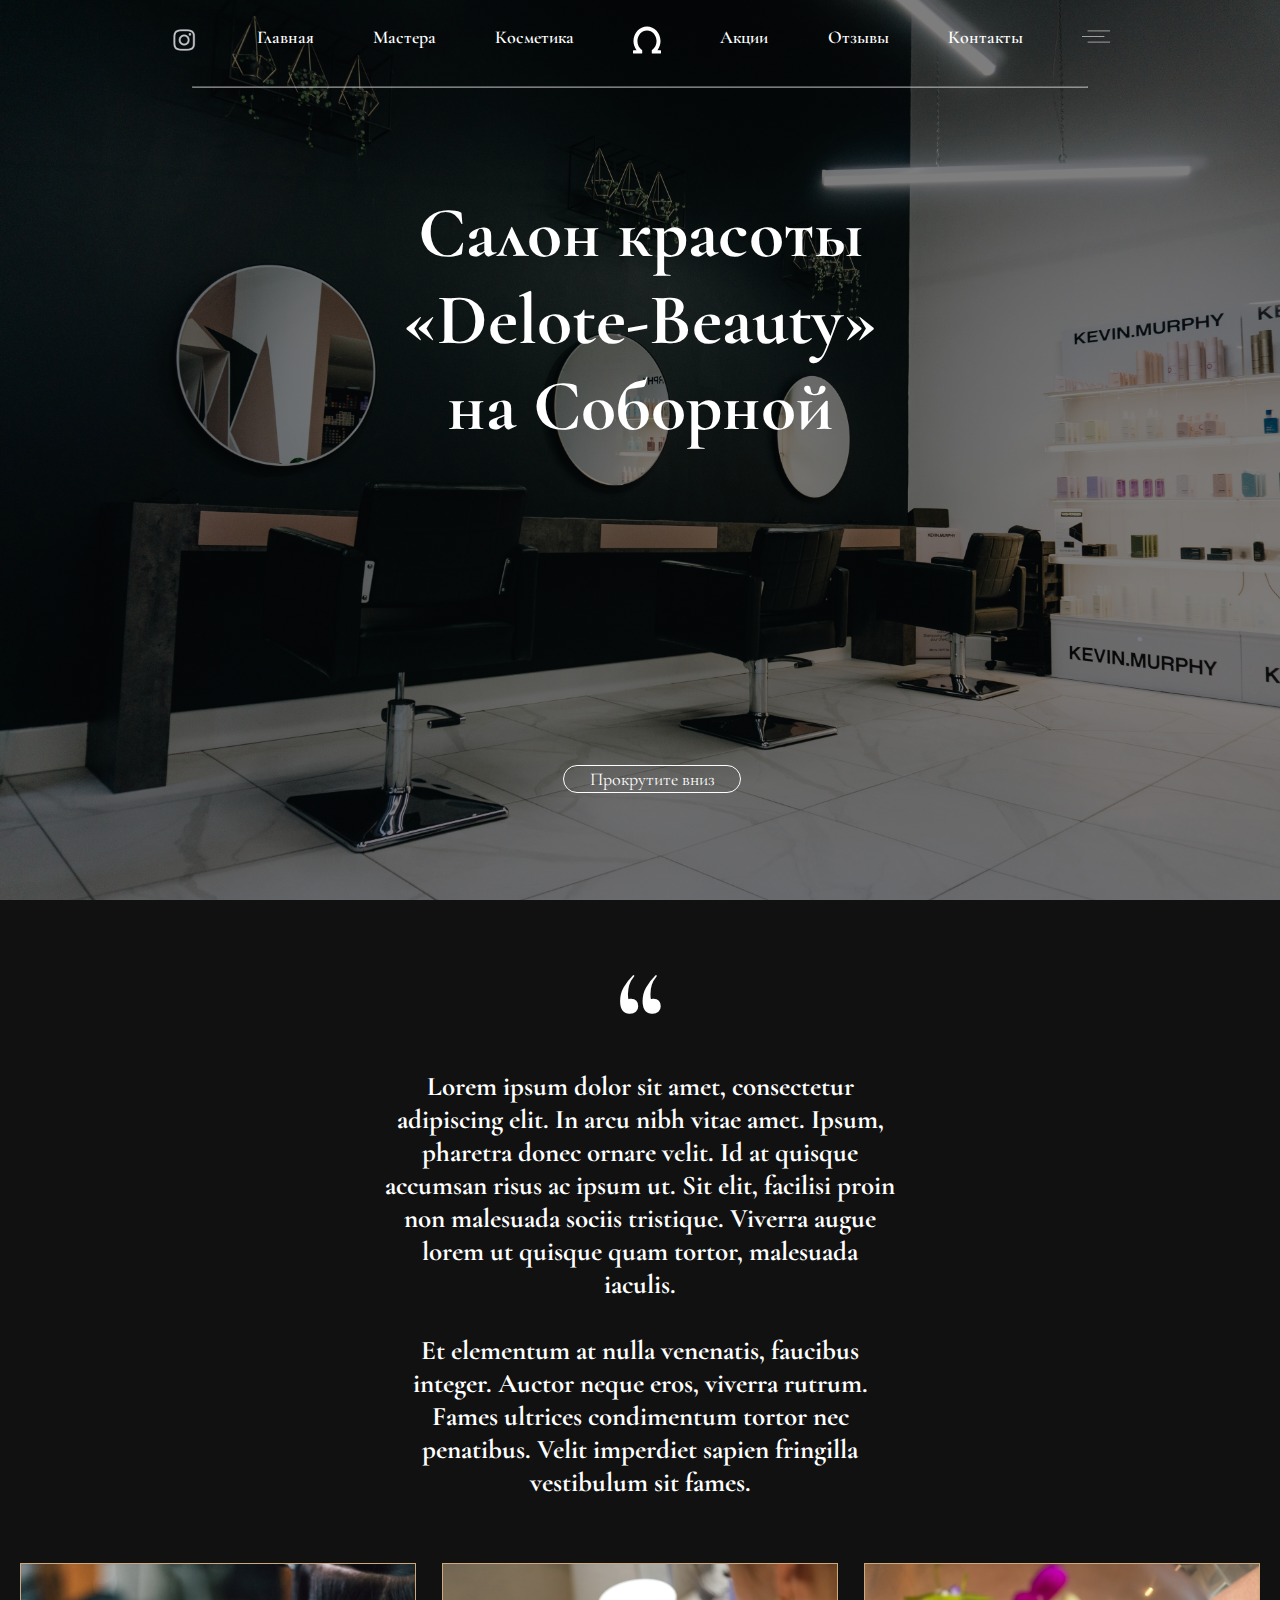
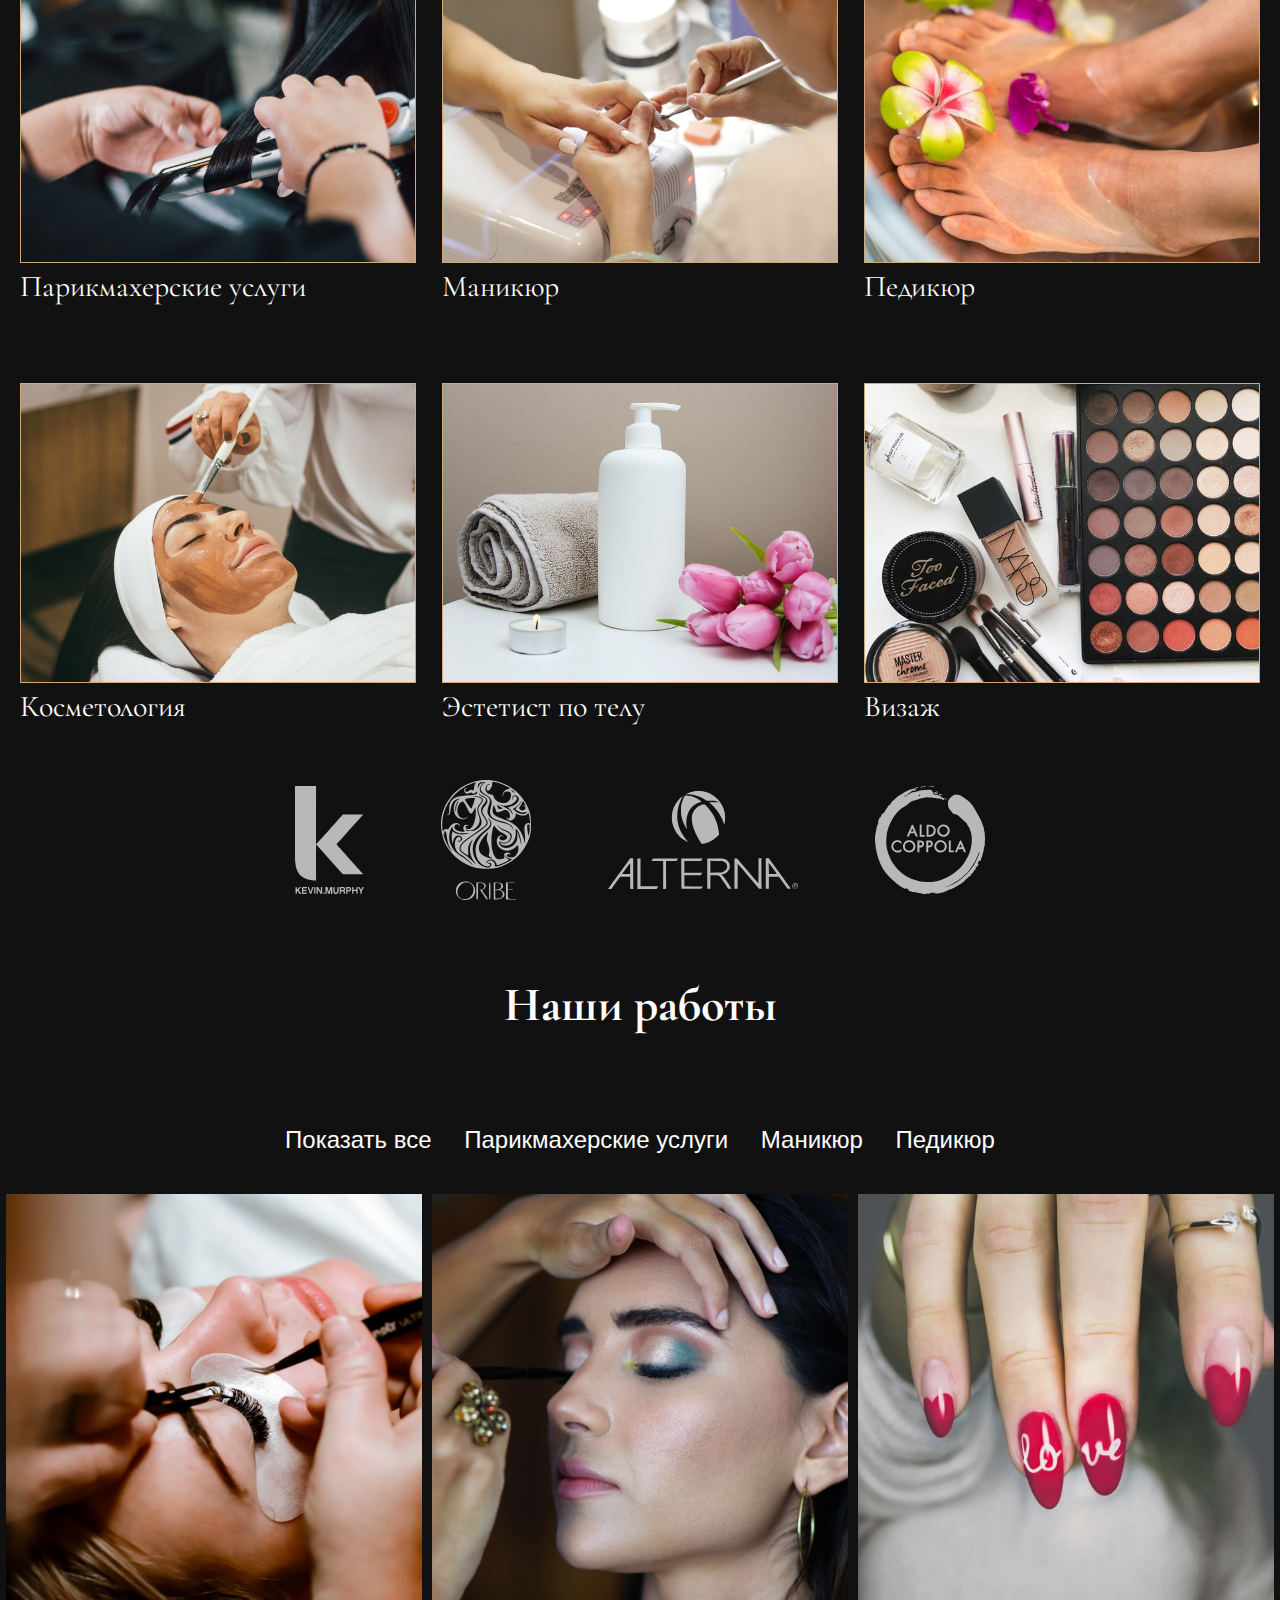
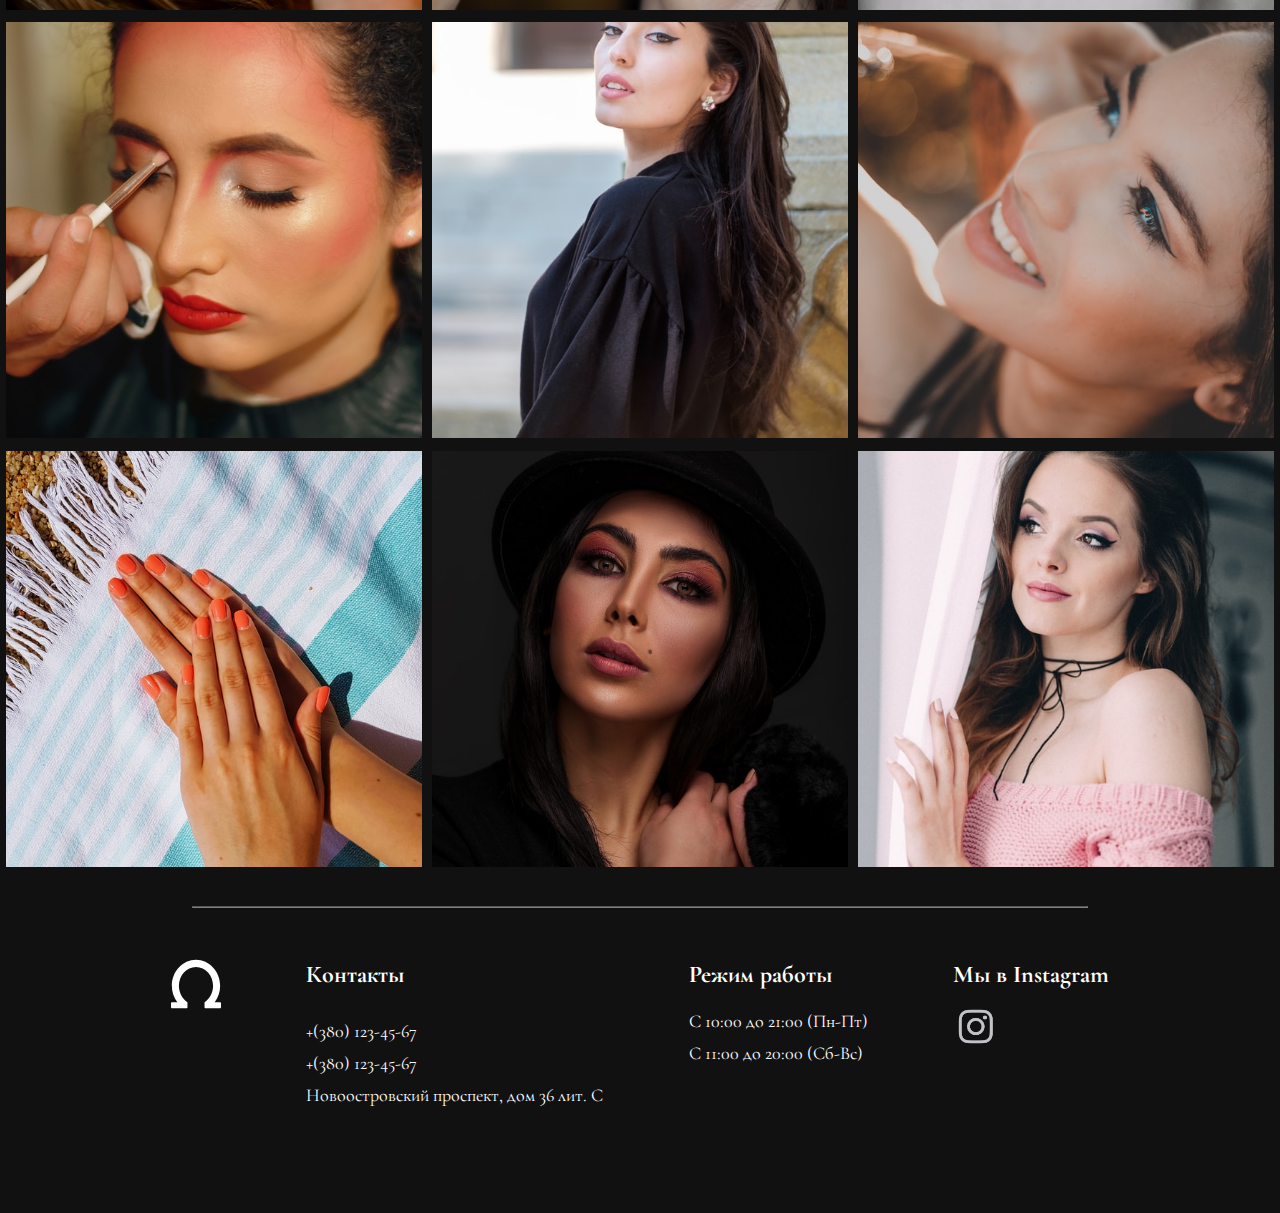
<file: index.html>
<!DOCTYPE html>
<html lang="en">
  <head>
    <meta charset="UTF-8" />
    <meta http-equiv="X-UA-Compatible" content="IE=edge" />
    <meta name="viewport" content="width=device-width, initial-scale=1.0" />
    <link rel="stylesheet" href="scss/style.css" />
    <title>Beauty</title>
  </head>
  <body>
    <main>
      <div class="banner">
        <nav class="menu">
          <ul class="menu__items">
            <li class="menu__item">
              <a href="#" class="menu__item__link"
                ><img
                  src="assets/image/instagram.png"
                  width="28"
                  heigth="28"
                  alt=""
              /></a>
            </li>
            <li class="menu__item">
              <a href="/" class="menu__item__link">Главная</a>
            </li>
            <li class="menu__item">
              <a href="/view/masters.html" class="menu__item__link">Мастера</a>
            </li>
            <li class="menu__item">
              <a href="#" class="menu__item__link">Косметика</a>
            </li>
            <li class="menu__item">
              <svg
                width="28"
                height="28"
                viewBox="0 0 40 40"
                fill="none"
                xmlns="http://www.w3.org/2000/svg"
              >
                <path
                  d="M39.1904 34.5978H34.9553C37.7664 30.8686 39.3147 26.2056 39.3147 21.4677C39.3147 9.99511 30.6501 0.661377 19.9988 0.661377C9.34791 0.661377 0.682858 9.99552 0.682858 21.4677C0.682858 26.2064 2.23032 30.8694 5.04109 34.5978H0.809553C0.36268 34.5978 0 34.9605 0 35.4074V38.5298C0 38.9767 0.36268 39.3394 0.809553 39.3394H12.3663C12.8132 39.3394 13.1759 38.9767 13.1759 38.5298V35.0516C13.1759 34.8589 13.1075 34.6731 12.9828 34.527L12.9379 34.474C12.8925 34.4201 12.8399 34.3728 12.782 34.3331C8.80469 31.5766 6.33354 26.6472 6.33354 21.4673C6.33354 13.1103 12.4639 6.31165 19.9988 6.31165C27.5333 6.31165 33.6636 13.1107 33.6636 21.4673C33.6636 26.6691 31.1771 31.609 27.1755 34.3598C26.9557 34.5108 26.8245 34.7601 26.8245 35.0265V38.529C26.8245 38.9759 27.1872 39.3386 27.6341 39.3386H39.1904C39.6373 39.3386 40 38.9759 40 38.529V35.4066C40 34.9601 39.6381 34.5978 39.1904 34.5978Z"
                  fill="white"
                />
              </svg>
            </li>

            <li class="menu__item">
              <a href="#" class="menu__item__link">Акции</a>
            </li>
            <li class="menu__item">
              <a href="#" class="menu__item__link">Отзывы</a>
            </li>
            <li class="menu__item">
              <a href="#" class="menu__item__link">Контакты</a>
            </li>
            <li class="menu__item">
              <svg
                width="28"
                height="21"
                viewBox="0 0 50 21"
                fill="none"
                xmlns="http://www.w3.org/2000/svg"
              >
                <line x1="10" y1="0.5" x2="50" y2="0.5" stroke="white" />
                <line x1="10" y1="20.5" x2="50" y2="20.5" stroke="white" />
                <line y1="10.5" x2="40" y2="10.5" stroke="white" />
              </svg>
            </li>
          </ul>
        </nav>
        <hr />
        <div class="logo">
          Салон красоты <br />
          «Delote-Beauty» <br />
          на Соборной
        </div>
        <div class="scroll">
          <a href="#services" class="link"> Прокрутите вниз</a>
        </div>
      </div>
      <div id="services" class="services">
        <p class="separator">“</p>
        <div class="services__description">
          Lorem ipsum dolor sit amet, consectetur adipiscing elit. In arcu nibh
          vitae amet. Ipsum, pharetra donec ornare velit. Id at quisque accumsan
          risus ac ipsum ut. Sit elit, facilisi proin non malesuada sociis
          tristique. Viverra augue lorem ut quisque quam tortor, malesuada
          iaculis. <br /><br />
          Et elementum at nulla venenatis, faucibus integer. Auctor neque eros,
          viverra rutrum. Fames ultrices condimentum tortor nec penatibus. Velit
          imperdiet sapien fringilla vestibulum sit fames.
        </div>
        <div class="service__items">
          <div class="service__item">
            <img
              src="assets/image/service_hairdressing.jpg"
              alt=""
              class="service__item__image"
            />
            <a href="#" class="service__item__description"
              >Парикмахерские услуги</a
            >
          </div>
          <div class="service__item">
            <img
              src="assets/image/service_nail.jpg"
              alt=""
              class="service__item__image"
            />
            <a href="#" class="service__item__description">Маникюр</a>
          </div>
          <div class="service__item">
            <img
              src="assets/image/service_pedicure.jpg"
              alt=""
              class="service__item__image"
            />
            <a href="#" class="service__item__description">Педикюр</a>
          </div>
          <div class="service__item">
            <img
              src="assets/image/service_cosmetology.jpg"
              alt=""
              class="service__item__image"
            />
            <a href="#" class="service__item__description">Косметология</a>
          </div>
          <div class="service__item">
            <img
              src="assets/image/service_body.jpg"
              alt=""
              class="service__item__image"
            />
            <a href="#" class="service__item__description">Эстетист по телу</a>
          </div>
          <div class="service__item">
            <img
              src="assets/image/service_makeUp.jpg"
              alt=""
              class="service__item__image"
            />
            <a href="#" class="service__item__description">Визаж</a>
          </div>
        </div>
        <div class="sponsors">
          <svg
            width="69"
            height="108"
            viewBox="0 0 69 108"
            fill="none"
            xmlns="http://www.w3.org/2000/svg"
          >
            <path
              fill-rule="evenodd"
              clip-rule="evenodd"
              d="M0 36.7919C0 72.1006 0.0131003 73.6982 0.325277 76.4182C0.504288 77.9772 0.737871 79.666 0.844505 80.1712C1.81546 84.774 3.76863 88.1953 6.80106 90.6045C9.5601 92.7965 14.0127 94.2107 18.9758 94.4714L21.0749 94.5816L21.0307 83.0756C21.0065 76.7472 21.0065 68.6035 21.0307 64.9783L21.0749 58.3872L23.4925 61.0532C26.9137 64.8259 26.9824 64.9023 28.3797 66.4763C29.0724 67.2566 29.6788 67.9326 29.7272 67.9785C29.8029 68.0505 35.5977 74.5307 37.028 76.1428C37.3051 76.4551 37.6073 76.794 37.6997 76.8959C37.792 76.9979 39.1138 78.4717 40.6367 80.1712C42.1598 81.8707 43.5795 83.449 43.7916 83.6787C44.0037 83.9083 45.0245 85.053 46.0603 86.2223L47.9433 88.3483L58.0609 88.3518C67.0193 88.355 68.7313 88.2935 68.0526 87.9934C67.9832 87.9628 67.3602 87.2989 66.6678 86.5181C65.9755 85.7373 65.3331 85.0155 65.2404 84.9142C65.1477 84.8129 64.6089 84.2117 64.0429 83.578C57.1331 75.8419 53.6095 71.9052 52.9811 71.2194C52.8887 71.1187 52.3597 70.5179 51.8056 69.8846C50.7245 68.6491 49.7481 67.5646 48.5129 66.2273C47.8428 65.5019 47.1149 64.6835 44.5847 61.8113C44.3076 61.4968 43.6482 60.7765 43.1194 60.2106C42.5906 59.6447 42.0097 58.9941 41.8285 58.7652C41.5 58.3498 41.5 58.3476 41.8665 57.9421C42.0685 57.7184 42.8005 56.8978 43.4932 56.1187C44.1859 55.3393 44.8282 54.621 44.9206 54.5219C45.0576 54.3753 46.7785 52.4527 47.4395 51.7078C47.7207 51.3907 50.4504 48.3658 50.6299 48.1719C50.7225 48.0722 51.2892 47.4398 51.8895 46.7665C52.4899 46.0933 53.0566 45.4609 53.149 45.361C53.2414 45.2613 53.5744 44.879 53.889 44.5116C54.2037 44.1443 55.0795 43.1672 55.8352 42.3404C56.5908 41.5136 57.5045 40.499 57.8659 40.0856C58.2271 39.6722 58.5628 39.2964 58.612 39.2505C58.661 39.2046 59.9433 37.7765 61.4614 36.077C62.9795 34.3776 64.2618 32.9495 64.3108 32.9036C64.36 32.8577 64.9659 32.1812 65.6574 31.4004C66.3488 30.6196 67.1981 29.68 67.5447 29.3126C67.8913 28.9451 68.1756 28.588 68.1767 28.5192C68.1777 28.4504 63.623 28.394 58.055 28.394H47.9315L47.401 29.0203C46.6826 29.8686 46.1051 30.5207 45.3672 31.3169C45.0267 31.6843 43.2384 33.6761 41.3932 35.743C39.5481 37.8099 37.9993 39.5386 37.9516 39.5845C37.9039 39.6305 36.3558 41.3592 34.5116 43.4261C32.6674 45.493 31.1176 47.2217 31.0677 47.2676C31.0179 47.3135 30.0412 48.4034 28.8973 49.6894C27.7533 50.9755 26.4697 52.4036 26.0447 52.8629C25.6198 53.3222 24.7056 54.3359 24.0131 55.1154C23.3207 55.895 22.6143 56.6842 22.4432 56.8691C22.272 57.0542 21.9421 57.4498 21.7095 57.7483C21.4771 58.047 21.2196 58.2911 21.1375 58.2911C21.0507 58.2911 21.0064 46.0867 21.0316 29.1456L21.0749 0H10.5374H0V36.7919ZM0.709996 101.018C0.546435 101.124 0.50714 101.936 0.542069 104.485L0.587746 107.814H1.17549H1.76324L1.81379 106.648C1.8603 105.575 2.13419 104.891 2.51673 104.891C2.57936 104.891 3.10094 105.567 3.6761 106.394L4.72161 107.897H5.56141C6.53976 107.897 6.59552 108.073 4.9065 105.825C4.22304 104.915 3.63362 104.088 3.59667 103.988C3.55973 103.887 4.09474 103.214 4.78543 102.491C5.47594 101.769 5.9945 101.102 5.93741 101.011C5.88031 100.919 5.51944 100.879 5.13522 100.922C4.54042 100.988 4.28836 101.156 3.43596 102.05C2.88533 102.628 2.3216 103.217 2.18306 103.359C1.95837 103.589 1.9221 103.474 1.8472 102.291C1.7671 101.026 1.74426 100.964 1.34342 100.922C1.11252 100.898 0.827545 100.942 0.709996 101.018ZM7.16948 100.989C7.10534 101.053 7.05295 102.635 7.05295 104.505V107.906L9.52988 107.86L12.0068 107.814V107.229V106.644L10.1176 106.597L8.22844 106.55V105.72V104.891H9.82375H11.4191V104.312V103.734L9.86573 103.686L8.3124 103.638V102.97V102.302L10.1274 102.254L11.9425 102.207L11.8906 101.586L11.8389 100.966L9.56245 100.919C8.31038 100.894 7.23346 100.925 7.16948 100.989ZM12.8372 101.096C12.7917 101.214 13.2327 102.774 13.8172 104.562L14.8802 107.814H15.5966H16.3131L17.032 105.642C18.1662 102.217 18.472 101.243 18.472 101.056C18.472 100.96 18.1835 100.882 17.831 100.882C17.1081 100.882 17.2132 100.666 16.187 104.264C15.9316 105.16 15.6626 105.893 15.5892 105.893C15.5158 105.893 15.4083 105.686 15.3504 105.433C15.0636 104.184 14.0411 101.118 13.875 101.01C13.5687 100.811 12.9267 100.865 12.8372 101.096ZM19.3499 101.018C19.1864 101.124 19.1471 101.936 19.182 104.485L19.2277 107.814H19.8154H20.4032V104.39V100.966L19.9834 100.922C19.7525 100.898 19.4675 100.942 19.3499 101.018ZM21.7009 101.022C21.5374 101.125 21.4981 101.934 21.533 104.485L21.5787 107.814H22.1664H22.7542L22.8381 105.475L22.9221 103.137L23.5777 104.306C23.9382 104.949 24.5483 106.001 24.9333 106.644C25.6319 107.811 25.6351 107.814 26.3768 107.814H27.1203L27.1658 104.427C27.2151 100.749 27.2078 100.719 26.285 100.95C25.8721 101.053 25.87 101.063 25.8235 103.348L25.7768 105.642L25.3339 104.891C25.0902 104.477 24.6841 103.763 24.4316 103.304C23.5824 101.76 23.2917 101.301 23.0321 101.091C22.7412 100.856 22.0233 100.818 21.7009 101.022ZM30.4697 101.096C30.4244 101.213 30.4079 102.773 30.4331 104.561L30.4788 107.814L31.1085 107.865L31.7383 107.917V105.619C31.7383 103.182 31.86 102.968 32.2963 104.64C32.44 105.191 32.6953 106.131 32.8634 106.728L33.169 107.814L33.8592 107.864C34.4056 107.904 34.568 107.851 34.6392 107.613C34.6888 107.448 34.9594 106.458 35.2409 105.414C35.5223 104.369 35.7939 103.473 35.8444 103.423C35.8951 103.373 35.9364 104.359 35.9364 105.614V107.897H36.6082H37.2799V104.491C37.2799 100.746 37.3192 100.879 36.2166 100.885C35.4555 100.888 35.2543 101.072 35.005 101.989C34.8835 102.437 34.6226 103.404 34.4251 104.139C34.0379 105.58 33.8392 105.937 33.6958 105.45C32.986 103.039 32.5779 101.537 32.5779 101.334C32.5779 101.009 32.2189 100.882 31.2995 100.882C30.8474 100.882 30.5196 100.966 30.4697 101.096ZM38.4973 100.993C38.2243 101.102 38.2077 105.096 38.4758 106.155C38.9464 108.013 41.4346 108.634 42.8337 107.243C43.4898 106.59 43.6591 105.775 43.6601 103.265L43.6611 101.055L43.2416 100.951C42.3632 100.731 42.3179 100.849 42.3152 103.341C42.3125 105.877 42.1818 106.357 41.4275 106.606C40.8107 106.81 39.99 106.477 39.7847 105.939C39.7 105.718 39.6308 104.535 39.6308 103.311C39.6308 101.435 39.589 101.069 39.3652 100.983C39.0629 100.868 38.801 100.871 38.4973 100.993ZM44.7436 101.096C44.6982 101.213 44.6818 102.773 44.707 104.561L44.7526 107.814H45.3404H45.9281L46.0121 106.517C46.0583 105.804 46.1526 105.222 46.222 105.223C46.2914 105.224 46.7446 105.226 47.2296 105.227C48.4757 105.231 48.6007 105.354 48.6989 106.68L48.7829 107.814L49.4348 107.867L50.0868 107.92L50.0086 106.574C49.953 105.62 49.8462 105.137 49.6412 104.911C49.3661 104.609 49.3728 104.571 49.7812 104.133C50.6988 103.148 50.0957 101.469 48.6937 101.104C47.6262 100.826 44.8499 100.82 44.7436 101.096ZM51.3298 100.993C51.2682 101.055 51.2178 102.633 51.2178 104.501V107.897H51.7982H52.3785L52.4279 106.686L52.4773 105.475L53.6614 105.392C55.5949 105.255 56.3512 104.536 56.2195 102.957C56.0876 101.373 55.2761 100.905 52.6313 100.889C51.977 100.885 51.3913 100.932 51.3298 100.993ZM57.1702 101.096C57.1248 101.213 57.1084 102.773 57.1336 104.561L57.1793 107.814H57.767H58.3547L58.4033 106.352L58.4518 104.891H59.8661H61.2804L61.3289 106.352L61.3774 107.814H61.9652H62.5529L62.5984 104.435L62.6438 101.057L62.2209 100.952C61.4075 100.749 61.2935 100.924 61.2935 102.38V103.721H59.8661H58.4387V102.403C58.4387 101.355 58.3843 101.064 58.1731 100.983C57.7331 100.816 57.2578 100.869 57.1702 101.096ZM63.2384 101.027C63.1986 101.091 63.6314 101.968 64.2005 102.975C65.2109 104.764 65.2369 104.842 65.3214 106.31L65.4077 107.814H65.9954H66.5832L66.6671 106.394C66.737 105.212 66.8285 104.856 67.2129 104.268C67.467 103.879 67.6747 103.52 67.6747 103.469C67.6747 103.419 67.9729 102.854 68.3373 102.214L69 101.051L68.5892 100.948C67.7651 100.743 67.4534 100.989 66.7718 102.387C66.4137 103.121 66.0683 103.721 66.004 103.721C65.9397 103.721 65.6514 103.214 65.3634 102.594C65.0754 101.974 64.7681 101.363 64.6804 101.236C64.5128 100.993 63.363 100.826 63.2384 101.027ZM48.603 102.481C48.929 102.805 48.9401 103.224 48.6333 103.641C48.4516 103.889 48.1344 103.974 47.2059 104.026L46.0121 104.093V103.156V102.218H47.1757C48.0094 102.218 48.4138 102.293 48.603 102.481ZM54.5875 102.391C54.8063 102.508 54.9114 102.739 54.9097 103.101C54.9053 103.988 54.7109 104.135 53.5342 104.137L52.4773 104.139L52.4247 103.41C52.3958 103.009 52.4123 102.577 52.4615 102.45C52.569 102.171 54.0949 102.129 54.5875 102.391ZM28.2118 107.155V107.917L28.8415 107.865C29.4528 107.815 29.4728 107.793 29.5228 107.104L29.5745 106.394H28.8931H28.2118V107.155Z"
              fill="white"
            />
          </svg>
          <svg
            width="90"
            height="120"
            viewBox="0 0 90 120"
            fill="none"
            xmlns="http://www.w3.org/2000/svg"
          >
            <path
              fill-rule="evenodd"
              clip-rule="evenodd"
              d="M38.46 0.473335C14.924 3.92174 -2.26029 25.6275 0.242098 48.746C1.37703 59.2333 5.14421 67.3328 12.3931 74.8707C18.7925 81.5257 26.7281 86.0457 35.4368 87.9965C40.1608 89.0543 50.85 89.0649 55.213 88.0154C68.6443 84.7858 79.274 76.5109 85.3908 64.5231C86.5205 62.3088 88.0136 58.6744 88.7079 56.4467C89.8611 52.7477 89.9732 51.7153 89.9989 44.5504C90.0308 35.4568 89.3591 32.3342 85.8281 25.1669C77.2554 7.76705 57.8218 -2.36403 38.46 0.473335ZM42.5328 3.78283C38.3165 7.89258 38.8303 11.1605 44.1783 14.2467C50.7577 18.043 51.7782 20.5837 49.6649 27.9046C47.5685 35.1646 50.362 38.6661 60.3781 41.335C68.6893 43.5498 71.8948 45.7452 72.2408 49.4599C72.3955 51.1204 72.3622 51.2303 72.0505 50.0885C71.4584 47.9203 70.6821 46.7536 69.0423 45.5657C67.0823 44.1465 65.6356 43.6213 60.493 42.4606C53.3871 40.8569 49.1535 38.4261 47.2526 34.8586C46.0904 32.678 46.2948 28.8502 47.7504 25.5269C49.9556 20.4927 49.1601 17.8427 44.7492 15.525C40.818 13.4593 39.2701 12.1583 38.9302 10.6349C38.4361 8.42147 39.1224 6.49836 41.1968 4.28311L43.1268 2.222L41.2619 2.98626C38.8908 3.95774 38.3142 4.53694 37.5116 6.75403L36.8605 8.55254L36.8399 6.69404C36.8038 3.439 38.5402 1.94417 42.4198 1.88971L44.505 1.86064L42.5328 3.78283ZM58.5194 3.30655C61.77 4.33618 69.1656 7.83166 69.1656 8.3384C69.1656 8.51839 68.3536 8.79299 67.3607 8.94944C63.9076 9.4931 61.6157 12.2802 61.7287 15.7983C61.7653 16.9285 61.8722 17.2862 61.9772 16.629C62.6072 12.6909 63.5884 11.5524 66.3528 11.5524C69.2204 11.5524 70.2672 12.8317 69.9995 16.0087C69.5434 21.4227 64.7032 24.3773 59.2737 22.5552C56.3522 21.575 53.8118 19.531 53.2029 17.6706C52.4205 15.2786 52.0286 14.8988 49.9964 14.5605C47.3149 14.1147 45.4313 12.7777 44.7905 10.8656C44.1192 8.86267 44.4933 6.41021 45.6184 5.44473C46.7486 4.47417 48.5722 3.5853 48.8572 3.8659C48.988 3.99466 48.4334 4.43679 47.6248 4.84846C45.6465 5.85547 45.0694 7.44768 45.94 9.49771C46.3117 10.3741 46.7721 11.0908 46.9633 11.0908C47.1546 11.0908 48.0964 10.2361 49.0569 9.19127C50.5153 7.6046 50.8571 6.83618 51.129 4.53094L51.4543 1.7711L53.531 2.07755C54.6735 2.246 56.918 2.79935 58.5194 3.30655ZM33.9939 4.28357C33.4965 5.36212 33.0849 6.98248 33.0793 7.88335C33.0657 10.07 32.4244 10.658 30.7367 10.0308C29.5929 9.60571 29.2221 9.70447 27.9263 10.7775C26.2387 12.1754 25.4643 12.3102 24.6523 11.347C23.8896 10.4424 24.2243 8.511 25.1108 8.70068C25.6527 8.81698 25.6804 8.72653 25.2364 8.28209C24.4109 7.45461 23.2244 8.56361 23.2244 10.1623C23.2244 11.7245 24.8591 13.8599 26.0554 13.8599C26.5434 13.8599 27.684 13.5119 28.5892 13.0869C30.1292 12.3642 30.2918 12.3642 31.1033 13.0869C32.3095 14.1617 33.1969 14.0542 34.4045 12.6872C35.5591 11.3793 36.3945 11.5168 36.0134 12.9521C35.6116 14.464 34.1893 14.878 27.9479 15.2984C20.4975 15.8006 17.0167 16.4347 14.3329 17.78C10.0008 19.9514 8.24899 23.175 8.23352 29.0048C8.22274 33.0915 7.66253 34.8693 6.52197 34.4382C6.13335 34.2914 5.95615 34.3768 6.11694 34.633C6.58526 35.3788 8.15617 35.1522 8.63621 34.2693C8.88138 33.8184 9.31173 31.8201 9.59347 29.8291C10.5887 22.7832 12.8286 19.6745 17.599 18.7192L19.2397 18.3906L17.0805 19.7649C14.091 21.6677 12.7742 24.4211 12.8014 28.7113C12.8394 34.6625 16.1752 38.787 21.2391 39.1438C23.471 39.3011 24.1465 39.1632 25.2167 38.3315C25.926 37.7805 26.5059 37.1011 26.5059 36.8214C26.5059 36.5418 25.9668 36.8118 25.3077 37.4214C22.9192 39.6302 19.1736 38.529 17.3753 35.0894C15.7346 31.9507 16.1865 27.0439 18.409 23.8701C21.1922 19.896 22.5025 20.525 25.8074 27.4223C29.4077 34.9371 30.1709 35.2422 32.8974 30.2532L34.3665 27.5649L34.6792 30.2888C35.4733 37.2142 32.5364 47.0328 29.193 48.6269C27.4651 49.4507 25.2908 48.871 24.838 47.4653C24.3795 46.0438 25.2918 45.4319 26.8359 46.1246C28.126 46.7033 28.1265 46.7024 27.2447 45.7429C26.182 44.5868 24.3204 44.4968 23.1442 45.5449C21.9249 46.6313 21.9859 49.5979 23.2455 50.4665C24.0851 51.0457 24.1095 51.1634 23.4414 51.4158C22.3609 51.8238 21.2686 51.7758 18.5459 51.2012C15.6211 50.5837 13.3799 48.8475 13.3799 47.1994C13.3799 44.3819 16.9544 43.2041 18.2684 45.5888C18.9275 46.785 18.9687 46.7984 18.9866 45.8195C19.0311 43.3435 15.4275 42.0965 12.536 43.5881C11.0664 44.3459 8.58042 46.8501 7.78536 48.374C7.31985 49.2661 6.98982 49.3833 5.64534 49.135C4.34399 48.8946 3.84473 49.0496 2.88981 49.9897L1.72347 51.138L1.39438 48.1123C-0.3617 31.9682 8.91279 14.956 23.9974 6.65112C26.3006 5.38289 33.7674 2.39599 34.8039 2.32815C34.8559 2.32492 34.4912 3.20502 33.9939 4.28357ZM72.4471 11.0908C72.9627 11.5985 73.3781 12.3775 73.3706 12.8215C73.357 13.5719 73.3209 13.5696 72.8605 12.7901C72.5877 12.3286 71.6975 11.5505 70.8823 11.0613C69.5518 10.2624 69.5082 10.1711 70.4547 10.1697C71.0351 10.1687 71.9314 10.5832 72.4471 11.0908ZM42.2103 16.2976C43.4995 16.9326 44.9714 17.9064 45.481 18.4621C46.8644 19.9685 46.7069 22.6102 45.1196 24.5305C40.353 30.2975 40.2123 31.6604 43.8557 36.7979C45.6268 39.2947 46.3872 40.8389 46.5513 42.271C46.7702 44.1825 46.6745 44.3681 44.2603 46.7181C42.875 48.0666 38.5106 51.3184 34.5616 53.944C25.5679 59.9228 22.1931 62.678 20.6147 65.3294C18.4953 68.8895 19.3166 70.6516 24.6308 73.9454L27.2091 75.5431V70.8925C27.2091 66.6244 27.3211 66.0429 28.5672 63.8286C29.7026 61.8118 32.2542 58.7829 31.589 60.2417C31.4737 60.4956 30.9997 61.5243 30.537 62.528C27.7351 68.6006 28.7819 76.0831 33.2354 81.8173C34.172 83.0228 34.795 84.0095 34.6206 84.0095C34.4458 84.0095 32.6016 82.2945 30.5215 80.1988C28.2587 77.9185 25.3761 75.5939 23.3435 74.4101C19.7469 72.3162 18.5365 70.7835 18.5365 68.3228C18.5365 64.5051 22.0876 60.9649 33.4927 53.4128C41.6656 48.0006 45.0282 45.1489 45.5223 43.2101C45.8617 41.8801 45.0024 40.0428 42.2909 36.2999C39.3249 32.2059 39.3568 28.3758 42.3884 24.5997C45.8936 20.2343 45.9545 19.0694 42.7621 17.4915C40.187 16.2187 37.7568 14.405 37.7568 13.7561C37.7568 13.4709 38.2317 13.6661 38.8116 14.1899C39.3915 14.7142 40.9211 15.6621 42.2103 16.2976ZM76.3324 16.173C80.4076 19.3288 75.8523 25.6206 68.5135 26.9737L66.6894 27.3097L68.4061 28.703C70.4379 30.3515 71.5254 32.2437 71.4673 34.0279C71.427 35.2532 71.4012 35.2366 70.9624 33.7049C70.2353 31.1652 67.9073 29.141 63.1885 26.946C58.6375 24.8291 57.6507 24.1613 60.6102 25.2011C64.7036 26.6391 69.8955 25.3709 73.6636 22.012C75.947 19.9768 76.4688 18.2941 75.2612 16.8611C74.5046 15.9639 72.7279 15.9709 71.9666 16.8736C71.4973 17.4306 71.4903 17.8363 71.9352 18.7972C72.4363 19.8799 72.418 19.9486 71.7697 19.4193C70.7154 18.5576 70.8748 16.7956 72.0828 15.963C73.4929 14.9902 74.8946 15.0598 76.3324 16.173ZM37.4863 16.6091C39.961 17.1745 41.7096 18.5327 41.891 20.0308C41.9984 20.9196 41.441 22.0485 39.8945 24.0741C38.7141 25.6197 37.619 27.3928 37.4605 28.0144C36.9688 29.9431 37.5543 32.8714 39.1444 36.4342C41.8939 42.5968 40.6103 46.9982 35.2666 49.7299C33.3 50.7355 32.1867 50.9774 29.4499 50.9926C26.4525 51.0092 25.9434 50.8828 24.9964 49.8845C24.4086 49.2652 24.2764 49.0141 24.7025 49.327C27.3619 51.281 31.4947 50.7014 34.6989 47.9245C38.9189 44.2679 39.7187 40.6289 37.5482 34.9634C36.2693 31.6258 36.0068 28.2793 36.8956 26.6364C37.1957 26.0821 38.2739 24.5407 39.2921 23.211C42.3373 19.2328 40.9891 17.5783 33.9995 16.7185C30.514 16.2893 30.5079 16.2861 33.0689 16.2381C34.487 16.2113 36.4747 16.3784 37.4863 16.6091ZM33.7182 19.2827C33.0122 22.21 31.1783 27.5497 30.6219 28.2978C30.086 29.0173 29.7073 28.6426 27.0919 24.8069C25.4807 22.4435 24.162 20.1683 24.162 19.7506C24.162 18.8101 26.9419 18.1326 31.0855 18.0629L34.0243 18.0135L33.7182 19.2827ZM79.9505 22.6217C79.6251 23.3956 78.2033 25.0682 76.7913 26.3387C73.8713 28.9661 73.9045 29.1918 77.5128 31.2736C79.725 32.5502 83.4884 32.9531 85.3387 32.1122C86.175 31.7319 86.2069 31.7698 85.6345 32.4625C83.5114 35.0322 77.8953 34.2144 74.0344 30.7729L71.7805 28.7639L73.6373 27.8991C75.8894 26.8496 79.3762 23.4233 79.7719 21.8699C79.9308 21.2482 80.1689 20.8463 80.3016 20.9769C80.4343 21.1075 80.2763 21.8477 79.9505 22.6217ZM84.6276 25.5292C84.6318 25.7286 84.2277 25.6769 83.7289 25.4138C82.6488 24.8448 82.2916 24.8139 82.2916 25.2883C82.2916 25.4817 82.766 25.8453 83.3464 26.0959C83.9839 26.371 84.4584 27.036 84.5451 27.7758C84.8259 30.1651 80.9096 31.4213 79.0101 29.5513C77.8086 28.3684 77.8142 28.3241 79.4803 25.8592C80.2519 24.7169 81.1196 23.0827 81.408 22.2276L81.9321 20.6732L83.2761 22.9198C84.0149 24.1558 84.6234 25.3298 84.6276 25.5292ZM17.455 22.0688C16.0093 23.6412 15.1303 26.5085 15.0938 29.7714C15.0539 33.3223 14.4435 32.2571 14.3643 28.4981C14.2987 25.3944 16.2324 21.2441 17.7443 21.2441C18.0021 21.2441 17.8718 21.6151 17.455 22.0688ZM61.59 28.2129C62.6972 28.2784 60.305 28.9873 58.7861 29.0436C57.7604 29.0819 57.4182 28.7709 56.7938 27.2345C55.6457 24.4096 55.8412 24.2988 58.4256 26.3101C59.7378 27.3314 61.162 28.1875 61.59 28.2129ZM54.6571 29.6666C55.8061 32.7749 56.1211 32.858 60.3486 31.1666C61.935 30.532 63.8392 30.0128 64.5799 30.0128C66.3322 30.0128 68.0208 31.6959 68.6776 34.0962C69.6259 37.5636 68.0559 40.0437 66.2797 37.8843C65.614 37.0753 65.4153 37.0042 65.4153 37.5765C65.4153 38.596 67.0082 40.0788 68.4999 40.4471C71.2142 41.1181 74.791 37.7242 74.791 34.4784V33.3689L76.9798 34.4599C78.5465 35.2408 79.9566 35.5509 81.9381 35.5509C84.3726 35.5509 84.8732 35.388 86.0747 34.2051C86.8267 33.4649 87.5303 33.0006 87.6386 33.1732C87.8805 33.5586 88.6756 38.158 89.0661 41.4324C89.3525 43.8313 89.3455 43.8484 88.271 43.3661C86.5777 42.6069 84.7246 43.5355 83.8574 45.5786C83.2179 47.0859 83.1973 48.0085 83.6952 52.8502C84.0083 55.9003 84.1902 59.5379 84.0988 60.934L83.9324 63.4723L83.105 60.2417C80.4062 49.7064 74.6752 43.6426 63.6723 39.6787C53.4903 36.0101 51.5476 34.5 51.6376 30.3238C51.6657 29.0104 51.9522 27.3129 52.2742 26.5515C52.9441 24.9675 52.8972 24.9062 54.6571 29.6666ZM49.0386 39.8199C50.6892 42.0633 50.8669 44.7368 49.5102 46.9267C49.0152 47.7265 46.9554 49.7442 44.933 51.4107C40.6094 54.9736 38.3339 57.7703 36.3322 61.9816C33.1092 68.7621 34.3004 77.3328 39.2349 82.8659C42.7091 86.761 49.0077 87.7593 49.0077 84.4147C49.0077 83.4266 47.3721 83.1973 46.9455 84.1249C46.7997 84.4424 46.7313 84.2864 46.7941 83.7788C46.9282 82.6919 48.726 82.2816 49.7367 83.1077C50.8191 83.992 50.5364 85.6931 49.1249 86.7924C48.0645 87.6181 47.4377 87.7501 45.5921 87.5378C37.5838 86.6161 30.8558 76.9683 31.829 67.8013C32.5087 61.3992 35.5015 56.8159 42.507 51.4476C48.3176 46.995 49.656 45.2939 49.3227 42.7865C49.1933 41.8168 48.5234 40.1836 47.8334 39.1572C46.248 36.7979 47.2005 37.3217 49.0386 39.8199ZM88.7838 45.4429C88.8785 45.934 88.5645 46.6369 88.0854 47.0047C87.3151 47.5963 87.3095 47.642 88.0343 47.396C88.7013 47.1699 88.8546 47.3882 88.8546 48.565C88.8546 50.8828 87.8402 55.9704 87.4619 55.5495C86.9406 54.9694 85.8591 45.916 86.2051 45.0285C86.6148 43.9767 88.5602 44.2892 88.7838 45.4429ZM63.9461 50.088C68.6279 51.9987 70.3118 53.3071 70.7285 55.3599C71.3787 58.5604 68.7657 62.2534 65.1443 63.2517C63.444 63.7201 62.723 63.6994 60.9707 63.1317C58.5653 62.3522 58.337 62.6042 60.0308 64.1706C61.7348 65.7466 65.9553 66.0028 68.5711 64.6893C72.8334 62.5483 74.9959 58.1442 74.7198 52.1653C74.558 48.6523 74.5805 48.5604 75.4234 49.3113C77.7083 51.3466 79.4869 56.1209 80.1835 62.0878C80.6359 65.9626 80.1713 65.137 79.0485 60.0719C78.524 57.7066 77.57 54.7008 76.9282 53.3915L75.7619 51.0115L76.0966 52.8576C77.0539 58.1303 76.0272 61.941 72.8399 64.9487C69.7773 67.8386 64.9333 68.7695 61.4432 67.1395C59.486 66.2252 58.5311 65.0068 58.0975 62.8714L57.7975 61.396L59.7903 62.0878C63.6817 63.4395 66.7944 62.5137 68.6991 59.4382C70.9254 55.844 69.3409 53.1894 63.7061 51.0724C60.4081 49.8333 57.5804 47.6923 56.4464 45.5754C56.1361 44.9957 56.7136 45.3732 57.7759 46.4435C59.1002 47.7782 60.9196 48.853 63.9461 50.088ZM56.1787 49.2107C57.2195 50.3511 59.5057 51.9544 61.6818 53.0689C66.8165 55.6986 67.5923 57.6143 64.3188 59.5795C62.5243 60.6566 60.8226 60.7175 59.4256 59.7539C58.1237 58.8563 58.0942 57.6425 59.3473 56.5261C60.1634 55.7988 60.4574 55.7577 61.2679 56.2561C62.6513 57.1062 62.9035 56.5344 61.5346 55.6511C58.3558 53.6006 54.7138 58.8106 56.0475 63.5C58.2845 71.366 69.4234 73.176 75.2678 66.6235C76.0689 65.7254 76.856 65.1208 77.0173 65.2796C77.1785 65.4383 77.3107 66.8662 77.3107 68.4525C77.3107 70.7595 77.0398 71.827 75.9564 73.7866C74.4071 76.5884 72.8863 77.5484 69.9963 77.5484C67.5318 77.5484 65.7734 76.4694 65.9745 75.0807C66.0959 74.2416 66.4077 74.0967 67.9772 74.1484L69.8359 74.2098L68.7455 73.3408C67.4067 72.2738 65.5132 72.2248 64.0694 73.2203C63.1904 73.8263 63.0216 74.2878 63.1824 75.6432C63.2921 76.564 63.4698 77.6217 63.5781 77.9933C63.7318 78.5217 63.0226 78.7465 60.321 79.0247C57.2659 79.339 56.7146 79.273 55.5449 78.4534C53.7129 77.169 51.8832 73.2517 51.1032 68.9449C50.227 64.1046 50.2345 55.4037 51.1172 52.1653C51.4979 50.7692 51.812 49.1239 51.8148 48.5097C51.8181 47.8949 52.1875 46.9927 52.6361 46.5049C53.411 45.6621 53.4753 45.6589 53.9253 46.4384C54.1855 46.8898 55.1999 48.1372 56.1787 49.2107ZM12.6664 50.3082C13.1084 50.7891 14.452 51.6613 15.6516 52.247C17.584 53.1898 18.5164 53.3121 23.8024 53.3154C30.0495 53.3191 29.996 53.8037 23.6932 54.3081C19.4563 54.6468 15.4707 53.9195 13.1811 52.39L11.5286 51.2861L10.9937 53.2258C10.4204 55.3031 10.6956 60.9335 11.463 62.8225L11.914 63.9338L11.944 62.8336C11.9983 60.8066 13.0742 58.0906 14.3587 56.737C16.5948 54.3801 20.414 55.2362 21.1397 58.2572C21.3708 59.2195 21.1669 59.771 20.2434 60.6802C18.9097 61.9927 18.1592 62.1307 16.9759 61.2801C16.2817 60.7808 16.412 60.7032 17.9412 60.7032C19.6377 60.7032 19.7085 60.6405 19.7085 59.1382C19.7085 57.0398 18.5389 56.288 16.7744 57.2511C13.7394 58.9084 12.8328 65.0248 14.963 69.4719C16.2488 72.1556 17.3153 73.1945 20.9597 75.3119C23.4457 76.7564 32.5739 84.9325 31.7005 84.9325C31.4812 84.9325 29.5371 83.3602 27.3802 81.4384C25.2233 79.5167 21.9826 77.1805 20.1787 76.2464C14.9512 73.5406 11.3814 69.3667 9.16875 63.3735C7.64472 59.2458 7.93162 53.1202 9.83443 49.1655L11.1667 46.3964L11.515 47.9152C11.7063 48.7506 12.2248 49.8273 12.6664 50.3082ZM4.91497 52.1159C5.17609 52.5968 5.60315 54.8416 5.86333 57.1044C6.39821 61.7518 7.58003 65.5066 9.63894 69.0976C10.4115 70.4457 10.9665 71.5487 10.8719 71.5487C10.5062 71.5487 7.28704 66.4518 5.73957 63.4225C4.84606 61.6729 3.68206 58.8193 3.15374 57.0808C2.22601 54.0316 2.22319 53.9278 3.07029 54.1461C3.80676 54.3358 3.86536 54.2412 3.43314 53.5604C2.87762 52.6845 3.21327 51.2423 3.97271 51.2423C4.2296 51.2423 4.65386 51.6355 4.91497 52.1159ZM46.3014 55.52C45.4609 58.9795 45.6779 60.7023 47.5943 65.7798C48.6322 68.53 48.7138 72.1381 47.8062 75.1301C47.5441 75.9926 47.7242 76.2543 48.8441 76.6383C49.5895 76.8939 50.4464 77.4934 50.7492 77.9706C51.2766 78.8023 51.2002 78.8143 48.8643 78.2646C36.1686 75.2777 34.3126 66.785 43.8843 55.4752C45.4585 53.6149 46.8171 52.1621 46.9028 52.247C46.9891 52.3319 46.7186 53.8046 46.3014 55.52ZM66.1499 77.4902C66.8549 78.0362 68.2707 78.6149 69.2964 78.7764L71.1617 79.07L70.0464 79.9261C66.8559 82.3748 59.3492 85.6954 55.2801 86.4574C53.8395 86.7273 53.8179 86.7043 53.8648 84.9371C53.9825 80.5159 47.8573 78.7455 45.864 82.625C45.4135 83.5019 45.2696 83.5798 45.2644 82.9503C45.2452 80.6368 49.5909 78.7557 52.3525 79.8818C53.9595 80.5371 55.566 82.7597 55.5689 84.3307C55.5707 85.3368 55.5885 85.3391 58.0281 84.6256C62.2552 83.3902 69.7211 79.3944 67.8033 79.3944C66.8226 79.3944 64.0094 76.5137 64.0384 75.5389L64.0684 74.5485L64.4683 75.5233C64.6882 76.0591 65.4453 76.9442 66.1499 77.4902ZM19.8993 102.621C18.7629 103.211 17.2005 104.579 16.427 105.66C15.1964 107.38 15.0206 108.021 15.0206 110.777C15.0206 113.542 15.195 114.172 16.4467 115.925C18.432 118.707 20.9058 119.99 24.2979 120C33.1927 120.024 37.6026 109.84 31.1732 104.122C28.8072 102.017 27.5771 101.547 24.4395 101.547C22.7542 101.547 21.3071 101.889 19.8993 102.621ZM30.0514 103.875C31.8726 105.551 32.6001 107.23 32.6001 109.759C32.6001 112.563 31.1099 115.489 28.7073 117.404C26.5078 119.156 22.3881 119.637 19.9973 118.42C15.5358 116.149 15.1828 109.079 19.3367 105.181C21.9662 102.714 22.6872 102.43 25.9049 102.594C28.225 102.712 29.0711 102.974 30.0514 103.875ZM35.4129 111.008C35.4129 118.831 35.4813 119.546 36.2332 119.546C36.9838 119.546 37.0536 118.849 37.0536 111.354V103.162L38.3995 103.011C41.3824 102.675 43.3823 103.953 43.3823 106.195C43.3823 107.851 41.9126 109.393 40.3351 109.393C39.6906 109.393 39.1632 109.55 39.1632 109.743C39.1632 109.935 40.3764 111.876 41.8587 114.055C43.341 116.234 44.7703 118.385 45.0347 118.835C45.2991 119.285 45.8889 119.577 46.3459 119.484C47.0285 119.345 46.5817 118.47 43.8449 114.585C41.7209 111.569 40.765 109.854 41.2085 109.854C41.591 109.854 42.553 109.316 43.3462 108.659C45.2569 107.076 45.3465 104.815 43.5534 103.427C42.5577 102.655 41.6487 102.47 38.8655 102.47H35.4129V111.008ZM48.0701 111.008C48.0701 118.29 48.1737 119.546 48.7733 119.546C49.3729 119.546 49.4765 118.29 49.4765 111.008C49.4765 103.726 49.3729 102.47 48.7733 102.47C48.1737 102.47 48.0701 103.726 48.0701 111.008ZM52.758 111.008V119.546H55.1648C58.5147 119.546 61.0504 118.696 62.3958 117.122C64.5415 114.611 63.4909 111.356 60.1672 110.215L58.7904 109.742L60.215 108.89C60.9988 108.421 61.77 107.526 61.9289 106.902C62.67 103.995 60.5713 102.47 55.8286 102.47H52.758V111.008ZM64.9465 111.008V119.546H70.1031C72.9393 119.546 75.2598 119.366 75.2598 119.146C75.2598 118.926 73.8178 118.848 72.0547 118.972C67.1263 119.319 66.8216 119.026 66.8216 113.936V109.743L69.6344 109.944C71.1814 110.053 72.4471 109.975 72.4471 109.768C72.4471 109.562 71.1814 109.393 69.6344 109.393H66.8216V106.112V102.83L70.3375 103.005C72.2713 103.101 73.8534 103.021 73.8534 102.825C73.8534 102.63 71.8494 102.47 69.4 102.47H64.9465V111.008ZM59.2165 103.65C59.9431 104.151 60.2586 104.84 60.2586 105.924C60.2586 107.962 58.4922 109.393 55.9762 109.393H54.1644V106.47C54.1644 104.862 54.305 103.408 54.4771 103.239C55.0644 102.661 58.173 102.93 59.2165 103.65ZM59.7898 110.913C61.5304 111.78 62.2055 113.482 61.627 115.545C60.988 117.823 59.5109 118.713 56.6663 118.534L54.3988 118.392L54.2633 114.354L54.1278 110.316L56.3728 110.323C57.6076 110.326 59.1452 110.592 59.7898 110.913Z"
              fill="white"
            />
          </svg>
          <svg
            width="190"
            height="98"
            viewBox="0 0 190 98"
            fill="none"
            xmlns="http://www.w3.org/2000/svg"
          >
            <path
              fill-rule="evenodd"
              clip-rule="evenodd"
              d="M86.3323 0.228599C84.1896 0.57981 80.4196 1.78129 78.7837 2.63467L77.7275 3.18565L80.3493 3.33734C86.749 3.70778 92.4967 5.52706 97.1896 8.66777L98.8244 9.76203L102.821 9.84496C106.263 9.9166 107.094 10.0125 108.821 10.5387C109.923 10.8748 110.863 11.1871 110.908 11.2327C110.954 11.2784 108.896 11.3159 106.335 11.3159C103.774 11.3159 101.597 11.3977 101.496 11.4977C101.396 11.5977 101.793 12.0744 102.379 12.5571C104.422 14.24 107.879 17.8959 109.535 20.1267C112.431 24.0254 114.497 28.0849 115.512 31.8694C115.742 32.7288 116.005 33.5187 116.095 33.6249C116.186 33.7309 116.452 32.8655 116.686 31.7018C117.238 28.9633 117.248 24.5223 116.709 21.6835C114.709 11.1457 106.459 2.70222 95.9788 0.467788C93.6112 -0.0370336 88.6973 -0.158912 86.3323 0.228599ZM76.7532 4.89675C75.6535 6.10953 73.7372 11.4277 73.2075 14.7372C72.8371 17.0509 72.9074 22.2895 73.3422 24.7778C73.8793 27.8515 75.165 31.502 76.8703 34.7952C78.573 38.0825 79.0335 38.6491 78.7459 37.1022C78.2752 34.5709 78.2165 30.5549 78.6113 27.8738C79.8551 19.4219 84.4278 13.6665 91.7628 11.32C92.4914 11.0868 93.1759 10.8159 93.2838 10.7178C93.5928 10.437 90.4607 8.33387 87.5058 6.83767C84.4372 5.28402 81.4397 4.46477 78.8239 4.46477C77.5139 4.46477 77.0587 4.55973 76.7532 4.89675ZM72.9575 6.48213C68.9635 9.9142 65.9176 14.8977 64.5317 20.2676C63.897 22.7275 63.6619 27.5433 64.048 30.1787C65.13 37.564 69.0873 44.0918 75.0137 48.2674C76.5186 49.3278 79.6997 51.1007 80.0974 51.1007C80.1793 51.1007 79.7756 50.5511 79.2001 49.8797C75.5041 45.5654 72.3691 40.2749 70.9497 35.956C67.9086 26.7024 68.9158 16.2261 73.7174 7.16917C74.3656 5.9463 74.8622 4.94555 74.8208 4.94555C74.7796 4.94555 73.9409 5.63716 72.9575 6.48213ZM94.4118 13.5681C92.138 14.2946 89.5536 15.8115 87.8367 17.4274C85.9522 19.2012 84.534 21.7943 84.0374 24.374C83.6127 26.5803 83.8888 30.9412 84.6465 33.9961C85.8296 38.7667 88.8315 45.42 92.0925 50.4997L93.6357 52.9036L94.6864 52.8368C95.2642 52.8002 96.4957 52.5639 97.423 52.3117C101.74 51.1381 105.498 49.0181 108.902 45.8354L111.062 43.8151L110.913 42.2295C109.97 32.2215 106.666 24.4619 100.064 16.7524C97.8467 14.1629 96.6795 13.1071 96.0612 13.1318C95.883 13.1388 95.1406 13.3352 94.4118 13.5681ZM13.7236 79.031C9.02075 85.529 4.00914 92.4503 2.58661 94.4112L0 97.9769H1.66965H3.33907L7.74852 91.8472L12.158 85.7172H17.1518L22.1456 85.717L22.2099 91.7868L22.2742 97.8567L23.7812 97.9284L25.2886 98L25.2264 82.6635L25.1645 67.327L23.7193 67.2715L22.2742 67.2162L13.7236 79.031ZM150.533 79.8416C150.533 87.9317 150.449 92.4246 150.3 92.3323C150.171 92.2532 145.341 86.6216 139.565 79.8178L129.063 67.4473H127.755H126.447V82.5919V97.7365H128.01H129.574L129.636 85.1984L129.699 72.6606L133.466 77.0852C135.537 79.519 140.338 85.1612 144.132 89.6233L151.032 97.7365H152.385H153.738L153.582 95.0321C153.496 93.5448 153.425 86.6757 153.425 79.7673L153.423 67.2069H151.978H150.533V79.8416ZM157.759 82.4717V97.7365H159.325H160.89V91.7268V85.717H165.901H170.911L175.234 91.7123L179.557 97.7079L181.203 97.7221C182.108 97.73 182.813 97.6409 182.768 97.5238C182.724 97.4067 177.756 90.5419 171.729 82.2688L160.77 67.2266L159.264 67.2167L157.759 67.2069V82.4717ZM29.3796 82.7121V97.9769L38.9538 97.9675L48.5281 97.9582L49.3711 96.8312C49.8348 96.2115 50.2503 95.6206 50.2943 95.5184C50.3387 95.4163 46.3553 95.3326 41.4427 95.3326H32.5108V81.3899V67.4473H30.9452H29.3796V82.7121ZM44.2439 68.643C43.7521 69.3007 43.3496 69.8956 43.3496 69.9651C43.3496 70.0346 46.0051 70.0916 49.2507 70.0916H55.1518V84.0458V97.9998L56.6572 97.9284L58.1626 97.8567L58.0648 83.9741L57.9672 70.0916H63.1318H68.2963L69.1909 68.8958C69.6827 68.2381 70.0852 67.6432 70.0852 67.5737C70.0852 67.5042 64.4722 67.4473 57.6117 67.4473H45.1385L44.2439 68.643ZM73.2673 77.123C73.301 82.4445 73.3614 89.2599 73.4017 92.2676L73.4749 97.7365H83.4388H93.4026L94.2502 96.5947L95.0978 95.4528L85.7227 95.3898L76.3476 95.3271V89.8007V84.2746H84.4856H92.6234L93.5179 83.0789C94.0098 82.4212 94.4123 81.8262 94.4123 81.7568C94.4123 81.6873 90.3477 81.6303 85.3799 81.6303H76.3476V75.8609V70.0916H84.6061H92.8642L93.7588 68.8958C94.2506 68.2381 94.6531 67.6432 94.6531 67.5737C94.6531 67.5042 89.8277 67.4473 83.9297 67.4473H73.2063L73.2673 77.123ZM99.2295 82.5775V97.7365H100.795H102.361V90.9849V84.2333L106.275 84.316C110.858 84.4128 111.184 84.5273 112.851 86.6256C113.452 87.3819 115.321 90.1911 117.004 92.8684L120.064 97.736L121.838 97.7363L123.612 97.7365L123.257 97.1956C123.062 96.898 121.357 94.2451 119.469 91.3001C117.266 87.8649 115.564 85.4862 114.721 84.6648L113.407 83.384L114.647 83.2373C117.398 82.9123 119.79 81.1671 121.08 78.5437C121.65 77.3848 121.748 76.8946 121.736 75.2366C121.725 73.6188 121.611 73.0625 121.06 71.9399C120.25 70.2863 118.663 68.8478 116.848 68.1199C115.544 67.597 115.152 67.5713 107.359 67.4963L99.2295 67.4182V82.5775ZM115.976 70.8127C117.157 71.4043 117.853 71.9399 118.322 72.6171C119.133 73.7878 119.412 75.6357 118.978 76.9494C118.552 78.2372 116.963 79.8603 115.256 80.7512L113.802 81.5101L108.081 81.5859L102.361 81.6618V75.735V69.8081L108.329 69.8896L114.296 69.9714L115.976 70.8127ZM164.864 77.342C166.984 80.2678 168.754 82.7542 168.798 82.8671C168.843 82.9801 167.081 83.0727 164.884 83.0727H160.89L160.889 80.2481C160.888 78.6947 160.818 76.2066 160.732 74.7191C160.642 73.1546 160.667 72.0164 160.793 72.0185C160.913 72.0207 162.745 74.4162 164.864 77.342ZM22.1537 77.6639V83.0727H18.1795C15.9937 83.0727 14.2053 83.0092 14.2053 82.9316C14.2053 82.7505 21.9213 72.2551 22.0543 72.2551C22.1089 72.2551 22.1537 74.689 22.1537 77.6639ZM185.543 92.6705C184.672 93.2006 184.139 94.5025 184.367 95.5401C184.45 95.9177 184.845 96.5394 185.245 96.9214C185.848 97.4988 186.176 97.6163 187.178 97.6163C188.265 97.6163 188.468 97.5264 189.21 96.7185C190.412 95.4091 190.222 93.5924 188.778 92.5828C188.044 92.0698 186.46 92.1128 185.543 92.6705ZM188.384 92.9479C189.145 93.3544 189.576 94.6251 189.297 95.636C188.849 97.256 187.054 97.756 185.717 96.6334C185.094 96.1098 184.976 95.8408 184.976 94.9398C184.976 94.1227 185.117 93.7282 185.568 93.2785C186.212 92.6352 187.513 92.4825 188.384 92.9479ZM186.181 94.9583C186.181 95.849 186.285 96.5346 186.421 96.5346C186.554 96.5346 186.662 96.21 186.662 95.8134C186.662 95.4168 186.765 95.0922 186.889 95.0922C187.014 95.0922 187.309 95.4168 187.544 95.8134C187.778 96.21 188.055 96.5346 188.16 96.5346C188.447 96.5346 188.386 96.2149 187.99 95.6509C187.672 95.1975 187.674 95.1252 188.007 94.9977C188.249 94.905 188.354 94.622 188.304 94.1922C188.236 93.5989 188.121 93.522 187.204 93.4559L186.181 93.3818V94.9583ZM187.789 94.0348C187.939 94.4242 187.515 94.8415 186.963 94.8482C186.798 94.8502 186.662 94.5814 186.662 94.2509C186.662 93.8071 186.79 93.6499 187.152 93.6499C187.421 93.6499 187.707 93.823 187.789 94.0348Z"
              fill="white"
            />
          </svg>
          <svg
            width="110"
            height="108"
            viewBox="0 0 110 108"
            fill="none"
            xmlns="http://www.w3.org/2000/svg"
          >
            <path
              fill-rule="evenodd"
              clip-rule="evenodd"
              d="M54.2971 0.129358C54.2971 0.200852 54.3645 0.319681 54.4469 0.393499C54.5778 0.510708 54.76 0.533811 55.89 0.575933C56.6012 0.602488 57.3595 0.655668 57.5751 0.694057C57.7906 0.732516 58.1675 0.766256 58.4124 0.769073L58.8578 0.774215V0.431817V0.0894904L58.4836 0.0450442C58.2778 0.0206023 57.2517 0.000316242 56.2033 3.4491e-05C54.3978 -0.000599448 54.2971 0.00623301 54.2971 0.129358ZM48.1124 0.248609C48.0618 0.305241 47.9598 0.351589 47.8856 0.351589C47.7036 0.351589 47.6394 0.587344 47.7566 0.825916C47.8344 0.984471 47.8916 1.01638 48.0639 0.997432C48.1802 0.984612 48.5802 0.958762 48.9525 0.939955C49.3248 0.921148 49.66 0.876138 49.6972 0.840004C49.7344 0.803799 50.0127 0.774215 50.3156 0.774215C50.9365 0.774215 51.0903 0.689267 51.0903 0.346588V0.140276L49.6473 0.142953C48.4732 0.145136 48.1871 0.164859 48.1124 0.248609ZM45.8883 0.584315C45.8883 0.634819 45.994 0.777455 46.1233 0.901285C46.3016 1.0721 46.4219 1.1264 46.6221 1.1264H46.8859V0.809434V0.492464H46.3871C46.0246 0.492464 45.8883 0.51754 45.8883 0.584315ZM41.9764 1.37301C41.3246 1.51733 40.7076 1.72815 39.6799 2.15761C38.8517 2.50374 38.0248 2.73548 36.8381 2.95405C36.5834 3.00096 36.1665 3.14515 35.9117 3.2744C35.657 3.40372 35.2401 3.56108 34.9854 3.62412C34.7306 3.68724 34.3137 3.8484 34.059 3.98223C33.8042 4.11613 33.0506 4.4991 32.3843 4.83326C29.964 6.04725 27.9291 7.2499 26.0163 8.59681C25.1702 9.1925 24.8696 9.36761 24.693 9.36761C24.2692 9.36761 22.7411 10.4685 21.2676 11.8353C20.7973 12.2716 20.0598 12.913 19.6286 13.2608C19.1906 13.6141 18.7877 14.0004 18.7154 14.1365C18.6168 14.3221 18.4707 14.4329 18.0998 14.6032C17.6421 14.8134 17.5977 14.8551 17.3463 15.3109C17.1993 15.5773 16.9938 15.8437 16.8894 15.9028C16.7793 15.9653 16.6441 16.1465 16.5678 16.3342C16.4899 16.5253 16.2141 16.8923 15.8944 17.2301C15.5966 17.5449 15.1766 18.0803 14.961 18.4201C14.5176 19.1189 14.1213 19.4551 13.5766 19.5946L13.2255 19.6845L12.7394 20.6717C12.4282 21.3036 12.0839 21.8745 11.7827 22.2577C11.349 22.8095 11.0966 23.2058 10.2568 24.6526C9.54299 25.8825 8.21569 27.3475 7.19366 28.0335C6.8861 28.24 6.718 28.4143 6.5965 28.6527C6.36504 29.1069 6.08719 29.8891 5.98686 30.3692C5.9042 30.7643 5.89864 30.7709 5.33211 31.1385C4.88395 31.4293 4.72497 31.5789 4.59528 31.8319C4.20933 32.5848 3.52786 34.3752 3.134 35.6713L2.85722 36.5821L3.13699 37.086C3.29085 37.3631 3.41676 37.6377 3.41676 37.6961C3.41676 37.8623 2.74969 38.7595 2.46864 38.9714C2.25984 39.1288 2.20105 39.2332 2.13257 39.5675C2.08696 39.7904 1.91009 40.5909 1.73964 41.3463C1.34336 43.1018 0.990257 44.9277 0.677208 46.8405C-0.108087 51.6384 -0.171011 53.3829 0.285914 57.6879C1.68662 70.883 5.68236 81.0205 12.6681 89.1028C14.6473 91.3926 19.2031 95.6686 22.18 98.0306C23.8779 99.3777 25.8479 100.69 27.804 101.776C28.2851 102.043 28.8347 102.359 29.0253 102.479C29.3041 102.655 29.4479 102.698 29.7613 102.698C30.1212 102.698 30.1722 102.676 30.433 102.416C30.5994 102.25 30.7825 102.134 30.879 102.134C31.1256 102.134 33.0798 102.957 33.2131 103.116C33.277 103.193 33.3523 103.439 33.3804 103.663C33.4949 104.576 33.7598 104.828 35.0383 105.238C35.7169 105.456 36.106 105.539 36.5731 105.566C37.0771 105.596 37.2121 105.627 37.2671 105.729C37.4011 105.976 37.8867 106.08 39.2254 106.145C40.2516 106.195 40.7004 106.252 41.4701 106.428C42.7523 106.723 43.1673 106.824 43.9286 107.027C44.3782 107.147 44.7644 107.199 45.2204 107.202C45.6327 107.204 45.9656 107.245 46.1296 107.312C46.2718 107.371 46.7808 107.517 47.2606 107.637C48.1669 107.863 49.6189 108.005 50.9834 108C51.729 107.997 52.3189 107.822 52.3623 107.591C52.4383 107.186 52.6543 107.187 53.0537 107.593C53.3542 107.899 53.3805 107.91 53.7893 107.91C54.1716 107.91 54.2305 107.889 54.3909 107.701C54.4888 107.586 54.5911 107.361 54.6184 107.201L54.6681 106.911L54.9993 106.955C55.915 107.078 56.1483 107.08 56.1929 106.965C56.2309 106.867 56.4477 106.853 57.9242 106.853H59.612L59.9297 107.176L60.2473 107.498L60.7818 107.452C61.3708 107.4 62.0804 107.392 62.7517 107.428C63.0925 107.447 63.2199 107.425 63.3273 107.329C63.4393 107.229 63.5993 107.206 64.1777 107.206C64.8455 107.206 64.9006 107.194 65.0575 107.029C65.2077 106.871 65.2806 106.853 65.7711 106.853C66.3568 106.853 67.2218 106.667 67.6705 106.445C67.8207 106.371 68.1635 106.29 68.4324 106.266C69.0234 106.214 69.3255 106.056 69.4993 105.707C69.629 105.446 69.633 105.445 70.0694 105.445C70.4243 105.445 70.6462 105.388 71.2215 105.151C71.6135 104.989 72.0388 104.767 72.1667 104.659C72.5062 104.37 72.734 104.27 73.4949 104.075C74.1694 103.901 74.4732 103.78 74.8202 103.543C74.9182 103.477 75.1427 103.4 75.319 103.373C75.4954 103.347 75.8 103.235 75.996 103.127C76.5057 102.843 77.3987 102.465 78.0944 102.237C78.4242 102.129 78.8853 101.915 79.119 101.761C79.554 101.475 80.2051 101.163 80.682 101.011C80.8292 100.964 80.9825 100.865 81.0225 100.791C81.1063 100.636 81.4502 100.444 81.6426 100.444C81.7146 100.444 81.9306 100.286 82.1226 100.093C82.3941 99.8207 82.5756 99.7098 82.9394 99.5937C83.7139 99.3467 84.1315 99.1216 84.2815 98.8704C84.4572 98.576 84.6149 98.4576 85.8657 97.6811C86.434 97.3283 87.064 96.9194 87.2656 96.7725C87.4674 96.6256 87.7159 96.4846 87.8179 96.4594C87.92 96.434 88.0035 96.3903 88.0035 96.3622C88.0035 96.2341 88.5495 95.7909 88.8141 95.7042C89.1719 95.587 89.525 95.1572 89.9104 94.3695C90.139 93.9025 90.2153 93.8096 90.4456 93.718C90.5934 93.6592 90.7589 93.6111 90.8134 93.6111C90.868 93.6111 91.0659 93.3972 91.2531 93.1356C91.6508 92.5802 91.6661 92.5675 91.9979 92.5125C92.2096 92.4774 92.2795 92.4168 92.425 92.1427C92.8254 91.3885 93.9813 90.4936 94.903 90.2243C95.1715 90.1458 95.2782 90.0459 95.7403 89.4396C96.3089 88.6935 96.3588 88.5345 96.1672 88.0811C96.0681 87.8467 96.0711 87.8342 96.2563 87.7051C96.5393 87.5078 97.1197 87.2291 97.4528 87.1307C97.6377 87.0761 97.7872 86.9739 97.8596 86.8527C97.9226 86.7473 98.1197 86.5217 98.2977 86.3511C98.598 86.0635 98.6214 86.0153 98.6214 85.6837C98.6214 85.3699 98.6712 85.2484 99.0311 84.6861C99.428 84.0659 99.4508 84.0443 99.7587 83.997C99.9935 83.9608 100.147 83.8782 100.347 83.6811L100.617 83.4142V82.7345C100.617 82.3205 100.654 81.9661 100.713 81.8281C100.9 81.3899 101.375 80.8846 101.787 80.6853C102.004 80.5803 102.37 80.3156 102.6 80.097C102.944 79.7697 103.058 79.5978 103.246 79.1227L103.474 78.5456L103.318 78.2422C103.232 78.0753 103.082 77.8352 102.984 77.7088L102.807 77.4789L102.968 77.0396C103.198 76.4125 103.507 75.8224 103.871 75.3149L104.187 74.8746H104.815C105.34 74.8746 105.474 74.851 105.629 74.7306C105.842 74.5642 105.96 74.2087 105.961 73.7278C105.961 73.5425 106.009 73.2771 106.068 73.1381C106.128 72.996 106.175 72.6717 106.175 72.3979C106.175 71.8003 106.345 71.4299 106.745 71.1564C106.899 71.0514 107.026 70.92 107.027 70.8645C107.033 70.6679 107.548 68.5582 107.794 67.7252C107.932 67.2603 108.07 66.7056 108.103 66.4926C108.135 66.2795 108.258 65.8353 108.376 65.5055C108.682 64.6536 108.814 63.822 108.87 62.4072C108.914 61.3105 108.936 61.1512 109.07 60.9632C109.675 60.1163 109.833 59.4084 109.77 57.8332C109.733 56.9074 109.744 56.6011 109.826 56.3495C109.902 56.1178 109.925 55.7485 109.911 54.976C109.901 54.3949 109.927 53.6342 109.968 53.2855C110.045 52.6266 109.984 50.9386 109.778 48.0027C109.674 46.5231 109.626 46.2312 109.344 45.3434C109.248 45.043 109.155 44.5834 109.136 44.3221C109.096 43.7648 108.611 41.4375 108.352 40.562C108.164 39.9278 107.601 38.5418 107.42 38.2689C107.362 38.1821 107.315 37.9812 107.315 37.8223C107.315 37.5141 107.236 37.314 107.022 37.0807C106.948 37.0009 106.794 36.6047 106.679 36.2002C106.563 35.7957 106.358 35.1929 106.222 34.8605C105.741 33.6854 104.04 30.4576 102.718 28.2097C101.654 26.4013 100.833 24.9357 100.351 23.9834C99.7601 22.8169 99.4221 22.254 98.9965 21.7275C98.8096 21.4961 98.516 21.0374 98.3442 20.7081C97.6123 19.3052 96.8241 18.2536 96.2231 17.8785C95.6763 17.5371 95.3687 17.1939 95.0173 16.5328C94.712 15.9585 94.2588 15.4912 93.7695 15.2461C93.5824 15.1524 93.3839 15.0117 93.3285 14.9335C93.2732 14.8554 93.0224 14.6604 92.7713 14.5002C92.5202 14.34 91.7423 13.7657 91.0428 13.2238C89.8021 12.2629 86.5976 10.0886 85.9172 9.746C85.7299 9.65176 85.1094 9.40121 84.5383 9.18933L83.4999 8.80411H81.5354H79.5708L78.755 9.23131C77.2481 10.0204 76.6842 10.4056 75.8801 11.195C74.7109 12.343 73.3257 14.2581 73.2862 14.7812C73.2747 14.9338 73.2261 15.1311 73.1781 15.2196C73.0675 15.4238 73.0451 15.67 72.9973 17.2C72.9692 18.0994 72.9821 18.4905 73.0437 18.6042C73.0907 18.691 73.1416 19.1201 73.1568 19.5577C73.1883 20.4679 73.3569 21.0389 73.9748 22.3281C74.6179 23.6699 75.1501 24.3829 75.7296 24.6791C75.8665 24.7491 75.9624 24.8745 76.0171 25.0549C76.1188 25.3904 76.4945 25.7598 76.8601 25.8837C77.1069 25.9674 77.1542 26.0239 77.3065 26.4163C77.4133 26.6917 77.5821 26.9564 77.7591 27.1262C78.0973 27.4507 78.9601 27.8927 79.2551 27.8927C79.3713 27.8927 79.7758 28.0154 80.154 28.1655C80.5323 28.3154 81.0823 28.4971 81.3762 28.5693C81.7612 28.6638 82.0004 28.7726 82.2313 28.9582C82.599 29.2535 83.0198 29.4738 83.3518 29.5446C83.6 29.5975 83.9416 29.9414 83.9416 30.1383C83.9416 30.2072 84.1656 30.4257 84.4582 30.6423C84.7424 30.8526 86.0812 32.1067 87.4334 33.4293C89.1489 35.1073 89.9675 35.8605 90.1422 35.9216C90.322 35.9846 90.4524 36.1082 90.6054 36.3606C90.8334 36.7369 91.612 37.5027 91.839 37.574C91.9322 37.6032 91.9911 37.707 92.0217 37.8961C92.1032 38.4003 92.346 38.9208 92.7458 39.4491C93.2122 40.0653 93.717 40.9042 93.8874 41.3463C93.9546 41.5207 94.1212 41.7597 94.2578 41.8776C94.4586 42.051 94.5317 42.192 94.6406 42.6158C94.7145 42.9038 94.8709 43.3419 94.988 43.5892C95.1362 43.9022 95.2013 44.1487 95.2024 44.4006C95.2043 44.8526 95.388 45.2566 95.7299 45.5607C95.9862 45.7887 95.9935 45.8088 95.9861 46.2651C95.9759 46.8922 96.0248 47.2866 96.1372 47.486C96.2168 47.6271 96.2683 47.9812 96.3663 49.0592C96.3769 49.1755 96.4475 49.3973 96.5233 49.5523C96.6392 49.7893 96.6583 49.9642 96.6436 50.6534C96.6314 51.2313 96.6558 51.5426 96.7264 51.71C96.807 51.9011 96.8206 52.3444 96.7967 53.9899C96.7793 55.175 96.7345 56.1299 96.6899 56.2644C96.6476 56.3919 96.633 56.5476 96.6574 56.6104C96.6818 56.6732 96.6698 56.9651 96.6308 57.259C96.5918 57.553 96.5091 58.2531 96.447 58.8149C96.1639 61.3739 95.2195 65.0411 94.1522 67.7252C92.8863 70.9087 90.1452 75.7025 87.8268 78.7872C85.3591 82.0706 82.0861 85.0803 77.7063 88.0935C73.1298 91.2421 68.1592 93.6371 63.7748 94.8063C60.0544 95.7983 55.4035 96.2411 51.1259 96.0106C46.595 95.7664 43.8777 95.3147 41.568 94.4221C41.0475 94.2209 40.6331 94.1041 40.4397 94.1041C40.2485 94.1041 40.0173 94.0398 39.8223 93.9324C39.6507 93.838 39.1897 93.6779 38.7978 93.5768C36.851 93.0748 35.1277 92.3504 33.2826 91.2588C32.8669 91.0129 32.3634 90.7592 32.1636 90.6949C31.9365 90.6219 31.7676 90.5174 31.7127 90.416C31.6035 90.2143 31.2777 90.0187 31.0509 90.0187C30.7758 90.0187 27.9578 87.9697 25.864 86.2472C22.7332 83.6715 20.6432 81.3605 18.5073 78.1125C16.7447 75.4321 15.4651 72.9437 14.0463 69.4367C12.7623 66.2634 12.0408 63.5345 11.5451 59.9771C11.1538 57.1689 11.1596 56.3422 11.6136 50.2567C11.8003 47.7549 12.0955 46.1404 12.8563 43.4594C14.4152 37.9667 18.1291 30.9493 21.615 26.9102C23.7496 24.4368 26.0243 22.5907 29.5935 20.435C31.4697 19.3018 33.1101 18.0967 34.6131 16.7473C35.0994 16.3107 35.5685 15.8963 35.6557 15.8263C35.9355 15.6014 41.105 13.8564 44.7481 12.757C46.8539 12.1215 48.7128 11.7312 50.5202 11.545C50.971 11.4986 51.3702 11.4334 51.4074 11.4002C51.5145 11.3048 52.9029 11.331 53.7626 11.4447C54.1937 11.5017 54.8832 11.5504 55.2947 11.5529C55.7062 11.5553 56.1873 11.5875 56.3636 11.6242C56.54 11.6611 56.9386 11.708 57.2494 11.7288C57.5602 11.7494 57.8617 11.805 57.9194 11.8524C58.0207 11.9354 58.2126 11.9377 60.436 11.8818C60.8518 11.8714 61.0122 11.8953 61.113 11.9825C61.1856 12.0454 61.3655 12.1351 61.5128 12.1819C61.66 12.2286 61.8135 12.3277 61.8538 12.4021C61.9188 12.5221 62.0102 12.5373 62.6673 12.5373C63.0745 12.5373 63.5662 12.5011 63.7599 12.4569C64.1904 12.3587 64.3353 12.3918 64.8701 12.7106C65.2479 12.9357 65.3392 12.9599 65.8101 12.9599C66.097 12.9599 66.3516 12.9282 66.3758 12.8895C66.4486 12.7731 66.8087 12.81 66.934 12.9469C66.9983 13.0172 67.0858 13.1678 67.1282 13.2815C67.175 13.4066 67.3472 13.5785 67.5647 13.7171C67.854 13.9015 67.9971 13.9461 68.2992 13.9461C68.6854 13.9461 68.8284 13.8622 68.8642 13.615C68.8744 13.5451 69.0555 13.3925 69.2682 13.2747L69.6538 13.0612L69.6752 12.6575C69.6931 12.3188 69.6759 12.2477 69.5683 12.216C69.4977 12.1952 69.3214 12.1163 69.1765 12.0407C68.8561 11.8737 68.5324 11.8649 68.2978 12.0168C68.13 12.1255 68.1123 12.1212 67.8708 11.9115C67.545 11.6288 67.1375 11.4254 66.7855 11.3697C66.5504 11.3325 66.422 11.2356 65.9903 10.7691C65.5599 10.304 65.4395 10.2129 65.2552 10.2129C65.0883 10.2129 64.964 10.1394 64.7433 9.91033C64.3157 9.46665 64.2717 9.44354 63.6499 9.33549C63.337 9.28111 62.8639 9.13932 62.5985 9.02035C62.044 8.77185 61.7229 8.75107 60.9888 8.91611C60.578 9.00845 60.429 9.01338 60.1375 8.94428C59.7016 8.84095 59.0119 8.40903 58.7587 8.08093C58.5966 7.87081 58.5176 7.83066 58.2088 7.80136C57.9773 7.77938 57.7966 7.71613 57.7042 7.6247C57.5137 7.43642 57.5866 7.2082 57.856 7.14974C57.9677 7.12544 58.1172 7.04218 58.1882 6.96463C58.3544 6.78304 58.2792 6.65492 57.8411 6.37401C57.5796 6.20637 57.5031 6.11177 57.4704 5.91617C57.3811 5.38204 57.0892 4.81663 56.6127 4.25496L56.3786 3.97913L55.3913 3.92644C52.9852 3.79796 52.5658 3.79268 51.9566 3.88326C51.3804 3.96885 51.0275 3.98216 50.2352 3.94807C49.9375 3.93525 49.2244 3.988 47.6342 4.1405C47.2064 4.1815 46.8983 4.25278 46.7088 4.3547C46.5264 4.45275 46.2991 4.50741 46.0733 4.50741C45.6406 4.50741 44.8336 4.63941 44.6412 4.74162C44.5628 4.78332 44.3383 4.84157 44.1424 4.87122C43.9464 4.90081 43.5923 4.95363 43.3556 4.98857C43.1188 5.02351 42.8302 5.1 42.7142 5.15861C42.4385 5.29786 41.83 5.4231 41.4289 5.4231C41.2146 5.4231 40.9681 5.49382 40.6786 5.63822C40.4414 5.75655 39.9213 5.96111 39.5226 6.09282C38.8485 6.31562 38.7529 6.32956 38.1565 6.29237C37.5226 6.25293 37.5095 6.25539 37.0331 6.50693C36.7592 6.65154 36.4495 6.76142 36.316 6.76142C36.1456 6.76142 36.0233 6.8215 35.8716 6.97992C35.7565 7.10008 35.4626 7.34006 35.2185 7.51327C34.8557 7.77065 34.6895 7.8401 34.3085 7.89342C34.0218 7.93357 33.7401 8.02556 33.5766 8.13249C33.4304 8.22807 33.1985 8.34401 33.0613 8.39008C32.9241 8.43621 32.7061 8.57991 32.5769 8.70944C32.3316 8.95527 32.1537 8.9976 31.9092 8.86828C31.7673 8.79319 31.7685 8.78692 31.9674 8.57885C32.2272 8.30689 33.0423 7.75959 33.6063 7.47819C33.8473 7.35803 34.1039 7.18602 34.1764 7.09593C34.249 7.00584 34.4139 6.88933 34.5429 6.83707C34.6719 6.78473 34.904 6.65125 35.0589 6.54038C35.2137 6.42952 35.4024 6.33879 35.4781 6.33879C35.7168 6.33879 36.0425 5.99449 36.31 5.45952L36.5683 4.94286L37.057 4.78754C37.5719 4.62392 37.6517 4.62603 38.5128 4.82692C38.7871 4.89088 39.2361 4.94821 39.5104 4.95427L40.0092 4.96526L40.0301 4.41901C40.0557 3.74535 40.1544 3.65054 40.81 3.66998C41.3041 3.68463 41.3988 3.64441 41.3988 3.42007C41.3988 3.1965 41.2436 3.08788 40.8637 3.04555C40.5662 3.01237 40.5245 3.02864 40.2985 3.26553C40.1642 3.40619 40.0048 3.52128 39.9442 3.52128C39.8138 3.52128 39.261 3.31004 39.261 3.26017C39.261 3.24115 39.3606 3.13367 39.4823 3.02125C39.6489 2.86748 39.7729 2.81691 39.984 2.81691C40.2944 2.81691 40.7201 2.6299 40.9289 2.40175C41.0371 2.28348 41.1481 2.25341 41.4769 2.25341C41.7037 2.25341 41.9091 2.22171 41.9333 2.18297C41.9575 2.14423 42.0481 2.11253 42.1345 2.11253C42.221 2.11253 42.4114 2.04914 42.5576 1.97166C42.7039 1.89417 42.9336 1.83078 43.0681 1.83078C43.4204 1.83078 43.709 1.48859 43.4422 1.38737C43.1803 1.28806 42.395 1.28038 41.9764 1.37301ZM46.2476 1.59115C45.8268 1.70294 45.5928 1.86297 45.6468 2.00194C45.702 2.14416 46.1564 2.32384 46.4608 2.32384H46.7434V1.90122C46.7434 1.66877 46.7194 1.4807 46.69 1.48324C46.6605 1.48578 46.4615 1.53438 46.2476 1.59115ZM61.2272 5.56616C61.0941 5.61899 61.0668 5.68393 61.0668 5.9473C61.0668 6.2225 61.0929 6.278 61.2628 6.36443C61.6479 6.56032 62.0239 6.62033 62.5811 6.5749C63.0862 6.53369 63.1334 6.51679 63.1334 6.37711C63.1334 6.19334 62.8604 5.98245 62.2571 5.70034C61.8073 5.49002 61.5148 5.45191 61.2272 5.56616ZM58.6974 6.48551C58.6174 6.57222 58.5727 6.73402 58.5727 6.93751V7.25448H58.989C59.4046 7.25448 59.4058 7.25512 59.9523 7.74755C60.3775 8.13059 60.5478 8.24061 60.7156 8.24061C60.8948 8.24061 60.9492 8.19891 61.0349 7.99633C61.1388 7.75064 61.1712 7.13727 61.0953 6.85742C61.018 6.57264 60.2344 6.33696 59.3922 6.34506C58.9258 6.34957 58.7995 6.37507 58.6974 6.48551ZM61.4232 7.497C61.4232 7.88617 61.4457 7.96654 61.5816 8.0605C61.8139 8.22138 62.1256 8.19454 62.3963 7.99048C62.5927 7.84242 62.6346 7.76382 62.6346 7.54356C62.6346 7.15073 62.4764 7.04317 61.8985 7.04317H61.4232V7.497ZM64.0851 7.78403C64.02 7.9516 64.1953 8.53462 64.3846 8.78023C64.4875 8.91371 64.6922 9.05114 64.8959 9.1234C65.0828 9.18976 65.4068 9.32302 65.616 9.41966C66.0305 9.61111 66.3565 9.60639 66.6684 9.40445C66.8001 9.31908 66.839 9.23131 66.839 9.0188C66.839 8.70775 66.6949 8.52236 66.4531 8.52236C66.0625 8.52236 65.0939 8.08086 64.8517 7.79234C64.7227 7.63872 64.1439 7.63245 64.0851 7.78403ZM45.2037 8.91554C45.3111 9.19208 45.2403 9.33704 44.8542 9.63175C44.5492 9.86462 44.4013 9.93111 44.1886 9.93111C43.6977 9.93111 43.4614 9.41903 43.8258 9.1451C44.2427 8.83179 45.1147 8.68648 45.2037 8.91554ZM31.5986 9.77263C31.4222 10.1938 31.0742 10.3798 30.2915 10.4714C29.9629 10.5099 29.9418 10.5013 29.7242 10.2404C29.4824 9.95048 29.4373 9.79024 29.5972 9.79024C29.6517 9.79024 29.772 9.7279 29.8645 9.65169C30.0103 9.53159 30.1441 9.51285 30.871 9.51081L31.7093 9.50849L31.5986 9.77263ZM70.8059 12.6547C70.7153 12.7442 70.7588 13.2815 70.8693 13.4373C70.9627 13.5692 71.0469 13.5939 71.4037 13.5939H71.8272V13.2468C71.8272 12.9557 71.797 12.8762 71.6395 12.7538C71.4565 12.6114 70.9148 12.5471 70.8059 12.6547ZM67.8723 38.5304C67.0867 38.6116 66.5033 38.7828 65.7344 39.1578C64.4604 39.7792 63.5315 40.6984 62.9178 41.945C62.3885 43.0203 62.3149 43.3619 62.3182 44.7273C62.3208 45.8092 62.3349 45.931 62.5217 46.4883C62.8812 47.5604 63.3607 48.3411 64.1053 49.0663C65.2437 50.175 66.5827 50.7536 68.1929 50.8324C69.5046 50.8967 70.6251 50.6217 71.7872 49.9505C72.3489 49.6261 73.3218 48.6939 73.7261 48.0929C75.0006 46.1979 75.0904 43.6388 73.953 41.6281C72.7743 39.5445 70.2921 38.28 67.8723 38.5304ZM44.6768 44.6217V50.6441H47.171H49.6651V49.7636V48.8832H48.133H46.6009V43.7412V38.5992H45.6389H44.6768V44.6217ZM36.8844 38.7231C36.7011 39.0163 31.7891 50.5413 31.8306 50.5808C31.9032 50.6498 33.7532 50.688 33.8202 50.6218C33.8487 50.5936 34.1636 49.85 34.5199 48.9696L35.1677 47.3687L37.3102 47.3501L39.4527 47.3315L40.1498 48.9526L40.8468 50.5737H41.8711C42.4344 50.5737 42.8953 50.5611 42.8953 50.5458C42.8953 50.5305 41.7769 47.86 40.4099 44.6115L37.9244 38.7049L37.423 38.6843C37.1471 38.673 36.9048 38.6905 36.8844 38.7231ZM51.5891 44.6921V50.7145L53.246 50.7141C55.1857 50.7136 55.9963 50.6159 56.9269 50.2704C57.8392 49.9317 58.3074 49.634 58.9982 48.9536C59.8917 48.0734 60.314 47.2863 60.5835 45.9987C60.844 44.7539 60.6866 43.0973 60.2048 42.0144C59.6832 40.842 58.6706 39.8374 57.4663 39.2976C56.421 38.8292 55.3218 38.6711 53.1034 38.6703L51.5891 38.6697V44.6921ZM69.5396 40.4685C70.265 40.6375 70.9376 41.0246 71.5487 41.625C72.3949 42.4563 72.8249 43.4635 72.8249 44.6143C72.8249 45.7908 72.4108 46.7629 71.5453 47.6184C70.6696 48.484 69.7162 48.881 68.5136 48.881C67.2923 48.881 66.3595 48.4864 65.4463 47.5834C64.5668 46.7135 64.2023 45.8458 64.2023 44.6217C64.2023 43.8886 64.3292 43.3343 64.6396 42.711C65.1679 41.6502 66.3061 40.7472 67.4648 40.4696C68.0112 40.3386 68.9801 40.3381 69.5396 40.4685ZM55.4616 40.6044C56.5518 40.7965 57.5344 41.4067 58.0937 42.2388C58.611 43.0084 58.7446 43.4734 58.748 44.516C58.7515 45.5915 58.5862 46.1755 58.0569 46.9577C57.199 48.2255 55.8665 48.8733 54.1011 48.8807L53.5132 48.8832V44.6921V40.5011L54.208 40.5035C54.5901 40.5049 55.1543 40.5503 55.4616 40.6044ZM38.0647 43.863C38.4454 44.7804 38.7466 45.541 38.7342 45.5533C38.7218 45.5656 38.0846 45.567 37.3182 45.5565L35.9249 45.5374L36.6131 43.8646C36.9916 42.9446 37.3174 42.1926 37.337 42.1935C37.3566 42.1944 37.6841 42.9457 38.0647 43.863ZM21.3389 54.341C18.8755 54.8793 17.0795 56.6253 16.4831 59.0614C16.3046 59.7908 16.3189 61.0751 16.5142 61.8584C17.057 64.0346 18.7242 65.7389 20.9262 66.3684C21.6613 66.5785 23.3578 66.5951 24.0824 66.3993C24.5288 66.2787 25.98 65.6139 26.2397 65.4111C26.3539 65.322 26.3641 65.1858 26.3466 63.9946L26.3271 62.6766L26.0777 63.0079C25.5967 63.647 24.6205 64.2552 23.7216 64.4759C23.1389 64.619 22.0421 64.6241 21.517 64.4862C19.4227 63.9359 17.9854 61.84 18.3052 59.8025C18.5328 58.3522 19.3392 57.2033 20.5646 56.5832C21.3509 56.1852 21.7092 56.1023 22.6216 56.1072C23.2838 56.1108 23.48 56.1394 23.8859 56.2919C24.6123 56.5649 25.1196 56.891 25.7716 57.5038L26.3626 58.0593L26.3278 57.6447C26.3086 57.4166 26.2731 56.823 26.249 56.3256L26.2051 55.4211L25.783 55.1515C25.2208 54.7922 24.4546 54.4845 23.7826 54.348C23.1241 54.2142 21.9347 54.2108 21.3389 54.341ZM32.9163 54.3414C30.9029 54.7384 29.0986 56.2368 28.3557 58.1292C27.7349 59.7104 27.798 61.5171 28.5284 63.0716C29.1411 64.3756 30.4159 65.5721 31.7674 66.1116C32.655 66.466 33.0268 66.5281 34.2371 66.5236C35.2845 66.5197 35.4266 66.5034 35.983 66.3237C38.0444 65.6577 39.4689 64.2491 40.1576 62.1959C40.3444 61.639 40.3587 61.5159 40.362 60.4349C40.3661 59.0977 40.2949 58.7596 39.7912 57.7231C38.9222 55.9346 37.3181 54.7104 35.3532 54.336C34.7158 54.2146 33.5466 54.2172 32.9163 54.3414ZM64.2468 54.3475C63.0619 54.609 62.1278 55.1005 61.2606 55.9188C60.6029 56.5394 60.2303 57.0529 59.8551 57.8556C59.4399 58.7439 59.3203 59.3254 59.3247 60.4349C59.3292 61.5588 59.4405 62.0666 59.8898 63.0151C60.2666 63.8102 60.6066 64.2696 61.2977 64.9173C62.5598 66.1002 64.0479 66.6271 65.8948 66.5452C68.955 66.4095 71.3812 64.137 71.7531 61.0578C71.8938 59.8926 71.6899 58.7968 71.1193 57.6526C70.3429 56.0957 69.0774 55.0342 67.3378 54.4808C66.8223 54.3168 66.5835 54.2845 65.7344 54.2637C65.0192 54.2463 64.5981 54.27 64.2468 54.3475ZM42.3965 60.3997V66.3517H43.3941H44.3918V63.9322V61.5127L45.1876 61.4649C46.5161 61.3851 47.2164 61.1346 47.9259 60.4854C48.7252 59.7539 49.0616 58.8602 49.0054 57.6174C48.9526 56.4513 48.5561 55.6767 47.7225 55.1103C46.9389 54.5781 46.1985 54.4477 43.9591 54.4477H42.3965V60.3997ZM51.2328 60.3922V66.3517H52.2305H53.2281V63.9324V61.5131L53.9942 61.469C55.4117 61.3877 56.2428 61.0576 56.953 60.2941C57.5601 59.6414 57.8578 58.8304 57.8592 57.8259C57.8616 56.1688 57.0264 55.0522 55.4563 54.6135C55.1401 54.5251 54.6055 54.491 53.1391 54.4657L51.2328 54.4327V60.3922ZM73.8226 60.3997V66.3517H76.3523H78.8821V65.4712V64.5908H77.3143H75.7466V59.5192V54.4477H74.7846H73.8226V60.3997ZM85.0438 54.5219C85.0162 54.566 83.8441 57.222 82.4391 60.4241L79.8846 66.246L80.3275 66.2906C80.5712 66.3151 81.0431 66.3383 81.3762 66.3421L81.9819 66.349L82.6346 64.7479L83.2873 63.1468L85.4851 63.1302L87.6828 63.1137L88.3629 64.6799L89.043 66.246L90.091 66.2655C90.6674 66.2763 91.139 66.2763 91.1389 66.2655C91.1388 66.2548 90.0041 63.5993 88.6173 60.3645L86.0956 54.4829L85.5948 54.4624C85.2762 54.4493 85.0757 54.471 85.0438 54.5219ZM35.5727 56.298C36.275 56.5531 36.7951 56.8887 37.2905 57.4065C37.8087 57.9481 38.2163 58.6783 38.3761 59.3511C38.5331 60.0122 38.4806 61.1481 38.2651 61.7537C37.8467 62.9292 36.7973 63.9666 35.607 64.3815C34.9893 64.5967 33.7669 64.6513 33.1363 64.4916C31.9008 64.1787 30.931 63.4105 30.3194 62.2601C29.9577 61.5796 29.8318 60.9721 29.8756 60.118C29.9343 58.9736 30.308 58.1443 31.1317 57.3302C31.6856 56.7827 32.3431 56.4016 33.0696 56.207C33.8023 56.0108 34.8911 56.0504 35.5727 56.298ZM66.8424 56.2645C68.1923 56.7362 69.2105 57.7098 69.6171 58.9174C70.1627 60.538 69.7684 62.1844 68.5458 63.3911C67.7319 64.1943 66.7464 64.5908 65.5638 64.5908C64.2987 64.5908 63.3693 64.2099 62.4896 63.331C61.8728 62.7146 61.5548 62.1699 61.3501 61.3791C60.9223 59.7253 61.5604 57.9432 62.9402 56.9387C63.5182 56.518 63.8219 56.3691 64.4408 56.2029C65.0971 56.0268 66.2467 56.0563 66.8424 56.2645ZM45.9862 56.3786C46.4937 56.4967 46.7272 56.6577 46.9422 57.038C47.2766 57.6295 47.2085 58.5368 46.7946 59.0027C46.4197 59.4249 46.0988 59.5397 45.1935 59.5756L44.3918 59.6074V57.9433V56.2791L44.9797 56.2802C45.3031 56.2808 45.7559 56.3251 45.9862 56.3786ZM54.7014 56.3569C54.9498 56.3996 55.2571 56.5039 55.3842 56.5885C56.0672 57.0431 56.2021 58.3079 55.6396 58.9824C55.2762 59.4182 54.9479 59.5392 54.0298 59.5756L53.2281 59.6074V57.9433V56.2791H53.7389C54.0199 56.2791 54.453 56.3141 54.7014 56.3569ZM86.2398 59.6083C86.6219 60.5087 86.9346 61.2691 86.9346 61.298C86.9346 61.327 86.2932 61.3506 85.5093 61.3506C84.7255 61.3506 84.0841 61.3282 84.0841 61.3009C84.0841 61.2081 85.4667 57.9696 85.5059 57.9704C85.5275 57.9707 85.8577 58.7078 86.2398 59.6083ZM104.353 65.9702C104.417 66.2238 104.322 66.9923 104.205 67.1598C104.152 67.2362 104.108 67.4435 104.108 67.6206C104.108 67.8669 103.981 68.2309 103.566 69.1721C103.267 69.8485 102.608 71.4162 102.102 72.6559C101.174 74.9254 100.381 76.5263 99.0952 78.7271C98.7965 79.2383 98.48 79.8031 98.3919 79.9824C98.2741 80.2221 98.1807 80.3186 98.0395 80.3465C97.8866 80.3767 97.7117 80.5878 97.1832 81.3803C96.818 81.9281 96.2835 82.6499 95.9955 82.9844C95.7074 83.3188 95.1595 84.0161 94.778 84.534C94.3964 85.0518 93.9537 85.5706 93.7942 85.6868C93.5691 85.8508 93.5122 85.933 93.54 86.0537C93.5692 86.1805 93.4125 86.3637 92.6972 87.0399C92.214 87.4967 91.1598 88.5043 90.3546 89.2792C89.5493 90.054 88.2981 91.1621 87.5741 91.7417C86.2789 92.7784 84.8039 94.0072 83.937 94.7718C83.6945 94.9857 83.46 95.1607 83.416 95.1608C83.1664 95.1609 82.3905 95.626 82.0066 96.0055C81.6347 96.3731 81.4811 96.4665 80.8418 96.7136C80.4369 96.8701 79.8222 97.1759 79.476 97.3932C79.1297 97.6105 78.7775 97.7842 78.6934 97.779C78.6022 97.7734 78.4938 97.8399 78.4252 97.9434C78.2587 98.1946 77.9851 98.3506 77.6085 98.4091C77.0175 98.5009 76.5818 98.7073 76.1903 99.0809C75.9282 99.331 75.7368 99.452 75.5579 99.4806C75.4168 99.5033 75.2462 99.5712 75.1788 99.6314C75.1113 99.6918 74.8668 99.7894 74.6354 99.8485C74.4039 99.9076 74.0105 100.05 73.7611 100.165C73.2314 100.408 73.1099 100.422 73.1099 100.239C73.1099 100.153 73.2317 100.035 73.4484 99.911C73.6346 99.8045 73.8992 99.6309 74.0363 99.5253C74.1735 99.4196 74.4942 99.281 74.7489 99.2171C75.2439 99.0929 75.587 98.91 77.1006 97.9637C77.6297 97.6328 78.7964 96.9438 79.6934 96.4325C81.5646 95.3656 82.819 94.5635 84.0737 93.6313C84.5579 93.2716 85.094 92.9161 85.2649 92.8413C85.7774 92.6173 86.2175 92.2872 87.0058 91.5358C87.4174 91.1436 88.0106 90.6025 88.3242 90.3335C88.6377 90.0644 89.3767 89.3842 89.9663 88.8221C90.556 88.2599 91.3748 87.483 91.786 87.0956C92.355 86.5594 92.5967 86.2734 92.7978 85.8981C92.9821 85.5544 93.1594 85.335 93.3835 85.1737C93.5603 85.0464 93.8378 84.777 94.0002 84.575C94.2745 84.2334 94.7016 83.4528 94.7021 83.292C94.7021 83.2532 94.8457 83.1319 95.021 83.0225C95.4436 82.7586 95.5927 82.5732 96.2032 81.5535C96.4869 81.0796 97.062 80.1675 97.4811 79.5266C97.9003 78.8857 98.4746 77.9814 98.7575 77.517C99.0403 77.0526 99.3772 76.5771 99.5061 76.4604C99.7856 76.2074 99.9849 75.8365 100.15 75.2621C100.217 75.0296 100.414 74.598 100.588 74.3029C100.964 73.664 101.388 72.7159 101.623 71.9867C101.716 71.6962 101.899 71.2841 102.029 71.071C102.475 70.3408 102.912 69.3618 103.047 68.7902C103.247 67.9435 103.893 66.1289 104.06 65.9467C104.246 65.743 104.296 65.7471 104.353 65.9702ZM72.4221 100.399C72.3105 100.53 72.1069 100.693 71.9698 100.76C71.6386 100.924 70.8445 101.148 70.5952 101.148H70.396L70.5937 100.903C70.8543 100.58 71.8444 100.19 72.4578 100.168L72.6252 100.162L72.4221 100.399Z"
              fill="white"
            />
          </svg>
        </div>
      </div>
      <div class="gallery">
        <p class="gallery__header">Наши работы</p>
        <div class="gallery__nav__items">
          <button class="gallery__nav__item link">Показать все</button>
          <button class="gallery__nav__item link">Парикмахерские услуги</button>
          <button class="gallery__nav__item link">Маникюр</button>
          <button class="gallery__nav__item link">Педикюр</button>
        </div>
        <div class="gallery__images">
          <img
            src="assets/image/work1.jpg"
            alt=""
            class="gallery__images__item"
          />
          <img
            src="assets/image/work2.jpg"
            alt=""
            class="gallery__images__item"
          />
          <img
            src="assets/image/work3.jpg"
            alt=""
            class="gallery__images__item"
          />
          <img
            src="assets/image/work4.jpg"
            alt=""
            class="gallery__images__item"
          />
          <img
            src="assets/image/work5.jpg"
            alt=""
            class="gallery__images__item"
          />
          <img
            src="assets/image/work6.jpg"
            alt=""
            class="gallery__images__item"
          />
          <img
            src="assets/image/work7.jpg"
            alt=""
            class="gallery__images__item"
          />
          <img
            src="assets/image/work8.jpg"
            alt=""
            class="gallery__images__item"
          />
          <img
            src="assets/image/work9.jpg"
            alt=""
            class="gallery__images__item"
          />
        </div>
        <hr />
        <div class="footer">
          <svg
            width="50"
            height="50"
            viewBox="0 0 60 60"
            fill="none"
            xmlns="http://www.w3.org/2000/svg"
          >
            <path
              d="M58.7857 51.8969H52.4329C56.6497 46.3031 58.9721 39.3085 58.9721 32.2017C58.9721 14.9928 45.9751 0.992188 29.9982 0.992188C14.0219 0.992188 1.02429 14.9934 1.02429 32.2017C1.02429 39.3097 3.34548 46.3043 7.56163 51.8969H1.21433C0.544019 51.8969 0 52.4409 0 53.1112V57.7949C0 58.4652 0.544019 59.0092 1.21433 59.0092H18.5495C19.2198 59.0092 19.7638 58.4652 19.7638 57.7949V52.5775C19.7638 52.2885 19.6612 52.0098 19.4742 51.7906L19.4068 51.7111C19.3388 51.6303 19.2599 51.5593 19.173 51.4998C13.207 47.365 9.5003 39.9709 9.5003 32.201C9.5003 19.6655 18.6958 9.4676 29.9982 9.4676C41.2999 9.4676 50.4954 19.6661 50.4954 32.201C50.4954 40.0037 46.7656 47.4136 40.7632 51.5398C40.4335 51.7663 40.2368 52.1403 40.2368 52.5398V57.7936C40.2368 58.4639 40.7808 59.008 41.4511 59.008H58.7857C59.456 59.008 60 58.4639 60 57.7936V53.11C60 52.4403 59.4572 51.8969 58.7857 51.8969Z"
              fill="white"
            />
          </svg>
          <div class="footer__item_info">
            <span class="footer__item_info-header">Контакты</span>
            <span>+(380) 123-45-67</span>
            <span>+(380) 123-45-67</span>
            <span>Новоостровский проспект, дом 36 лит. С</span>
          </div>
          <div class="footer__item_info">
            <span class="footer__item_info-header">Режим работы</span>
            <span>C 10:00 до 21:00 (Пн-Пт)</span>
            <span>С 11:00 до 20:00 (Сб-Вс)</span>
          </div>
          <div class="footer__item_info">
            <span class="footer__item_info-header">Мы в Instagram</span>
            <a href="#"
              ><img
                src="assets/image/instagram.png"
                width="45"
                height="45"
                alt=""
              />
            </a>
          </div>
        </div>
      </div>
    </main>
  </body>
</html>
</file>
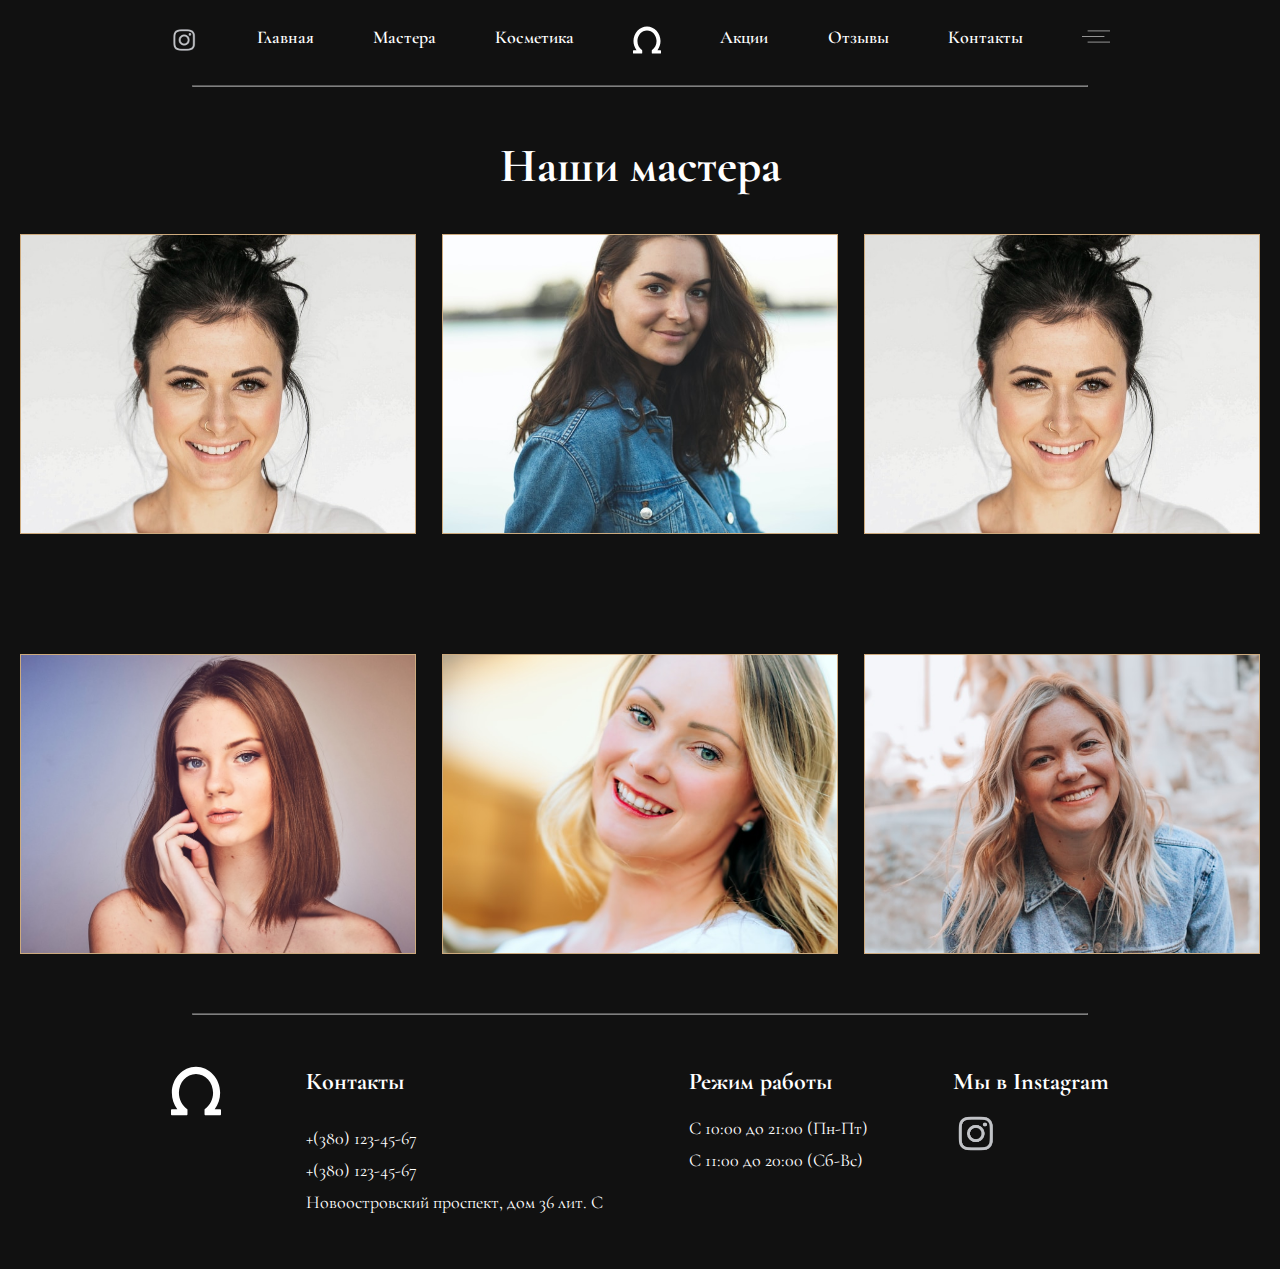
<file: view/masters.html>
<!DOCTYPE html>
<html lang="en">
  <head>
    <meta charset="UTF-8" />
    <meta http-equiv="X-UA-Compatible" content="IE=edge" />
    <meta name="viewport" content="width=device-width, initial-scale=1.0" />
    <link rel="stylesheet" href="/scss/style.css" />
    <title>Masters</title>
  </head>
  <body>
    <main>
      <nav class="menu">
        <ul class="menu__items">
          <li class="menu__item">
            <img
              src="/assets/image/instagram.png"
              width="28"
              heigth="28"
              alt=""
            />
          </li>
          <li class="menu__item">
            <a href="/" class="menu__item__link">Главная</a>
          </li>
          <li class="menu__item">
            <a href="/view/masters.html" class="menu__item__link">Мастера</a>
          </li>
          <li class="menu__item">
            <a href="#" class="menu__item__link">Косметика</a>
          </li>
          <li class="menu__item">
            <svg
              width="28"
              height="28"
              viewBox="0 0 40 40"
              fill="none"
              xmlns="http://www.w3.org/2000/svg"
            >
              <path
                d="M39.1904 34.5978H34.9553C37.7664 30.8686 39.3147 26.2056 39.3147 21.4677C39.3147 9.99511 30.6501 0.661377 19.9988 0.661377C9.34791 0.661377 0.682858 9.99552 0.682858 21.4677C0.682858 26.2064 2.23032 30.8694 5.04109 34.5978H0.809553C0.36268 34.5978 0 34.9605 0 35.4074V38.5298C0 38.9767 0.36268 39.3394 0.809553 39.3394H12.3663C12.8132 39.3394 13.1759 38.9767 13.1759 38.5298V35.0516C13.1759 34.8589 13.1075 34.6731 12.9828 34.527L12.9379 34.474C12.8925 34.4201 12.8399 34.3728 12.782 34.3331C8.80469 31.5766 6.33354 26.6472 6.33354 21.4673C6.33354 13.1103 12.4639 6.31165 19.9988 6.31165C27.5333 6.31165 33.6636 13.1107 33.6636 21.4673C33.6636 26.6691 31.1771 31.609 27.1755 34.3598C26.9557 34.5108 26.8245 34.7601 26.8245 35.0265V38.529C26.8245 38.9759 27.1872 39.3386 27.6341 39.3386H39.1904C39.6373 39.3386 40 38.9759 40 38.529V35.4066C40 34.9601 39.6381 34.5978 39.1904 34.5978Z"
                fill="white"
              />
            </svg>
          </li>
          <li class="menu__item">
            <a href="#" class="menu__item__link">Акции</a>
          </li>
          <li class="menu__item">
            <a href="#" class="menu__item__link">Отзывы</a>
          </li>
          <li class="menu__item">
            <a href="#" class="menu__item__link">Контакты</a>
          </li>
          <li class="menu__item">
            <svg
              width="28"
              height="21"
              viewBox="0 0 50 21"
              fill="none"
              xmlns="http://www.w3.org/2000/svg"
            >
              <line x1="10" y1="0.5" x2="50" y2="0.5" stroke="white" />
              <line x1="10" y1="20.5" x2="50" y2="20.5" stroke="white" />
              <line y1="10.5" x2="40" y2="10.5" stroke="white" />
            </svg>
          </li>
        </ul>
      </nav>
      <hr />
      <div class="gallery">
        <p class="gallery__header">Наши мастера</p>
        <div class="service__items">
          <div class="service__item">
            <img
              src="/assets/image/master1.jpg"
              alt=""
              class="service__item__image"
            />
          </div>
          <div class="service__item">
            <img
              src="/assets/image/master2.jpg"
              alt=""
              class="service__item__image"
            />
          </div>

          <div class="service__item">
            <img
              src="/assets/image/master1.jpg"
              alt=""
              class="service__item__image"
            />
          </div>

          <div class="service__item">
            <img
              src="/assets/image/master3.jpg"
              alt=""
              class="service__item__image"
            />
          </div>

          <div class="service__item">
            <img
              src="/assets/image/master4.jpg"
              alt=""
              class="service__item__image"
            />
          </div>

          <div class="service__item">
            <img
              src="/assets/image/master5.jpg"
              alt=""
              class="service__item__image"
            />
          </div>
        </div>
      </div>
      <hr />
      <div class="footer">
        <svg
          width="50"
          height="50"
          viewBox="0 0 60 60"
          fill="none"
          xmlns="http://www.w3.org/2000/svg"
        >
          <path
            d="M58.7857 51.8969H52.4329C56.6497 46.3031 58.9721 39.3085 58.9721 32.2017C58.9721 14.9928 45.9751 0.992188 29.9982 0.992188C14.0219 0.992188 1.02429 14.9934 1.02429 32.2017C1.02429 39.3097 3.34548 46.3043 7.56163 51.8969H1.21433C0.544019 51.8969 0 52.4409 0 53.1112V57.7949C0 58.4652 0.544019 59.0092 1.21433 59.0092H18.5495C19.2198 59.0092 19.7638 58.4652 19.7638 57.7949V52.5775C19.7638 52.2885 19.6612 52.0098 19.4742 51.7906L19.4068 51.7111C19.3388 51.6303 19.2599 51.5593 19.173 51.4998C13.207 47.365 9.5003 39.9709 9.5003 32.201C9.5003 19.6655 18.6958 9.4676 29.9982 9.4676C41.2999 9.4676 50.4954 19.6661 50.4954 32.201C50.4954 40.0037 46.7656 47.4136 40.7632 51.5398C40.4335 51.7663 40.2368 52.1403 40.2368 52.5398V57.7936C40.2368 58.4639 40.7808 59.008 41.4511 59.008H58.7857C59.456 59.008 60 58.4639 60 57.7936V53.11C60 52.4403 59.4572 51.8969 58.7857 51.8969Z"
            fill="white"
          />
        </svg>
        <div class="footer__item_info">
          <span class="footer__item_info-header">Контакты</span>
          <span>+(380) 123-45-67</span>
          <span>+(380) 123-45-67</span>
          <span>Новоостровский проспект, дом 36 лит. С</span>
        </div>
        <div class="footer__item_info">
          <span class="footer__item_info-header">Режим работы</span>
          <span>C 10:00 до 21:00 (Пн-Пт)</span>
          <span>С 11:00 до 20:00 (Сб-Вс)</span>
        </div>
        <div class="footer__item_info">
          <span class="footer__item_info-header">Мы в Instagram</span>
          <a href="#"
            ><img
              src="/assets/image/instagram.png"
              width="45"
              height="45"
              alt=""
            />
          </a>
        </div>
      </div>
    </main>
  </body>
</html>
</file>
<file: scss/style.css>
@import url("https://fonts.googleapis.com/css2?family=Cormorant+Garamond:wght@600&display=swap");
* {
  padding: 0;
  margin: 0;
  box-sizing: border-box;
}

.banner {
  width: 100%;
  height: 100vh;
  background: linear-gradient(0deg, rgba(0, 0, 0, 0.5), rgba(0, 0, 0, 0.5)), url("/assets/image/banner1.jpg");
  background-size: cover;
}

.menu__items, .gallery__nav__items {
  display: flex;
  flex-direction: row;
  justify-content: space-around;
  padding: 2% 11%;
  flex-wrap: wrap;
}

.menu__item {
  list-style-type: none;
}

.menu__item__link {
  font-weight: 600;
  font-size: 18px;
  line-height: 130%;
}

.link, .service__item__description, .menu__item__link {
  color: #ffffff;
  font-style: normal;
  text-decoration: none;
}
.link:hover, .service__item__description:hover, .menu__item__link:hover {
  color: #cdaa7d;
  text-decoration: underline;
}

.footer {
  display: flex;
  justify-content: space-around;
  padding: 4% 10%;
  color: #ffffff;
}

.footer__item_info-header {
  font-weight: 700;
  font-size: 24px;
  padding-bottom: 8%;
}

.footer__item_info {
  display: flex;
  flex-direction: column;
  line-height: 32px;
  font-size: 18px;
}

main {
  background-color: #111111;
  font-family: "Cormorant Garamond", serif;
}

hr {
  margin: 0 15%;
  opacity: 0.5;
}

.logo {
  padding: 8% 25%;
  font-style: normal;
  font-weight: 700;
  font-size: 72px;
  line-height: 120%;
  text-align: center;
  color: #ffffff;
}

.scroll {
  font-size: 18px;
  position: absolute;
  top: 85%;
  left: 44%;
  border-radius: 15px;
  border: 1px solid #ffffff;
  padding: 2px 2%;
}

.services {
  color: #ffffff;
  font-style: normal;
  font-weight: 700;
  text-align: center;
  padding-bottom: 2%;
}
.services .separator {
  margin-top: 3%;
  margin-bottom: -2%;
  font-size: 130px;
}
.services .services__description {
  font-size: 27px;
  padding: 0 30% 5% 30%;
}

.service__items {
  display: grid;
  grid-template: repeat(2, 300px)/repeat(3, 396px);
  justify-content: center;
  -moz-column-gap: 2%;
       column-gap: 2%;
  row-gap: 20%;
  padding-bottom: 10%;
}

.service__item {
  text-align: start;
}

.service__item__image {
  width: 396px;
  height: 300px;
  border: 1px solid #cdaa7d;
  -o-object-fit: cover;
     object-fit: cover;
}

.service__item__description {
  font-weight: 400;
  font-size: 30px;
}

.sponsors {
  display: flex;
  justify-content: space-around;
  margin: 7% 20% 0 20%;
  align-items: center;
  opacity: 0.7;
}

.gallery {
  padding: 4% 0;
}

.gallery__header {
  font-weight: 700;
  font-size: 48px;
  line-height: 120%;
  color: #ffffff;
  text-align: center;
  padding-bottom: 3%;
}

.gallery__nav__items {
  margin: 0 10%;
  padding-top: 4%;
  padding-bottom: 3%;
}

.gallery__nav__item {
  font-weight: 400;
  font-size: 24px;
  line-height: 130%;
  background-color: #111111;
  border: none;
  cursor: pointer;
}

.gallery__images {
  display: grid;
  grid-template: 416px 416px 416px/416px 416px 416px;
  justify-content: center;
  -moz-column-gap: 0.8%;
       column-gap: 0.8%;
  row-gap: 1%;
  padding-bottom: 5%;
}

.gallery__images__item {
  width: 416px;
  height: 416px;
  -o-object-fit: cover;
     object-fit: cover;
}/*# sourceMappingURL=style.css.map */
</file>
